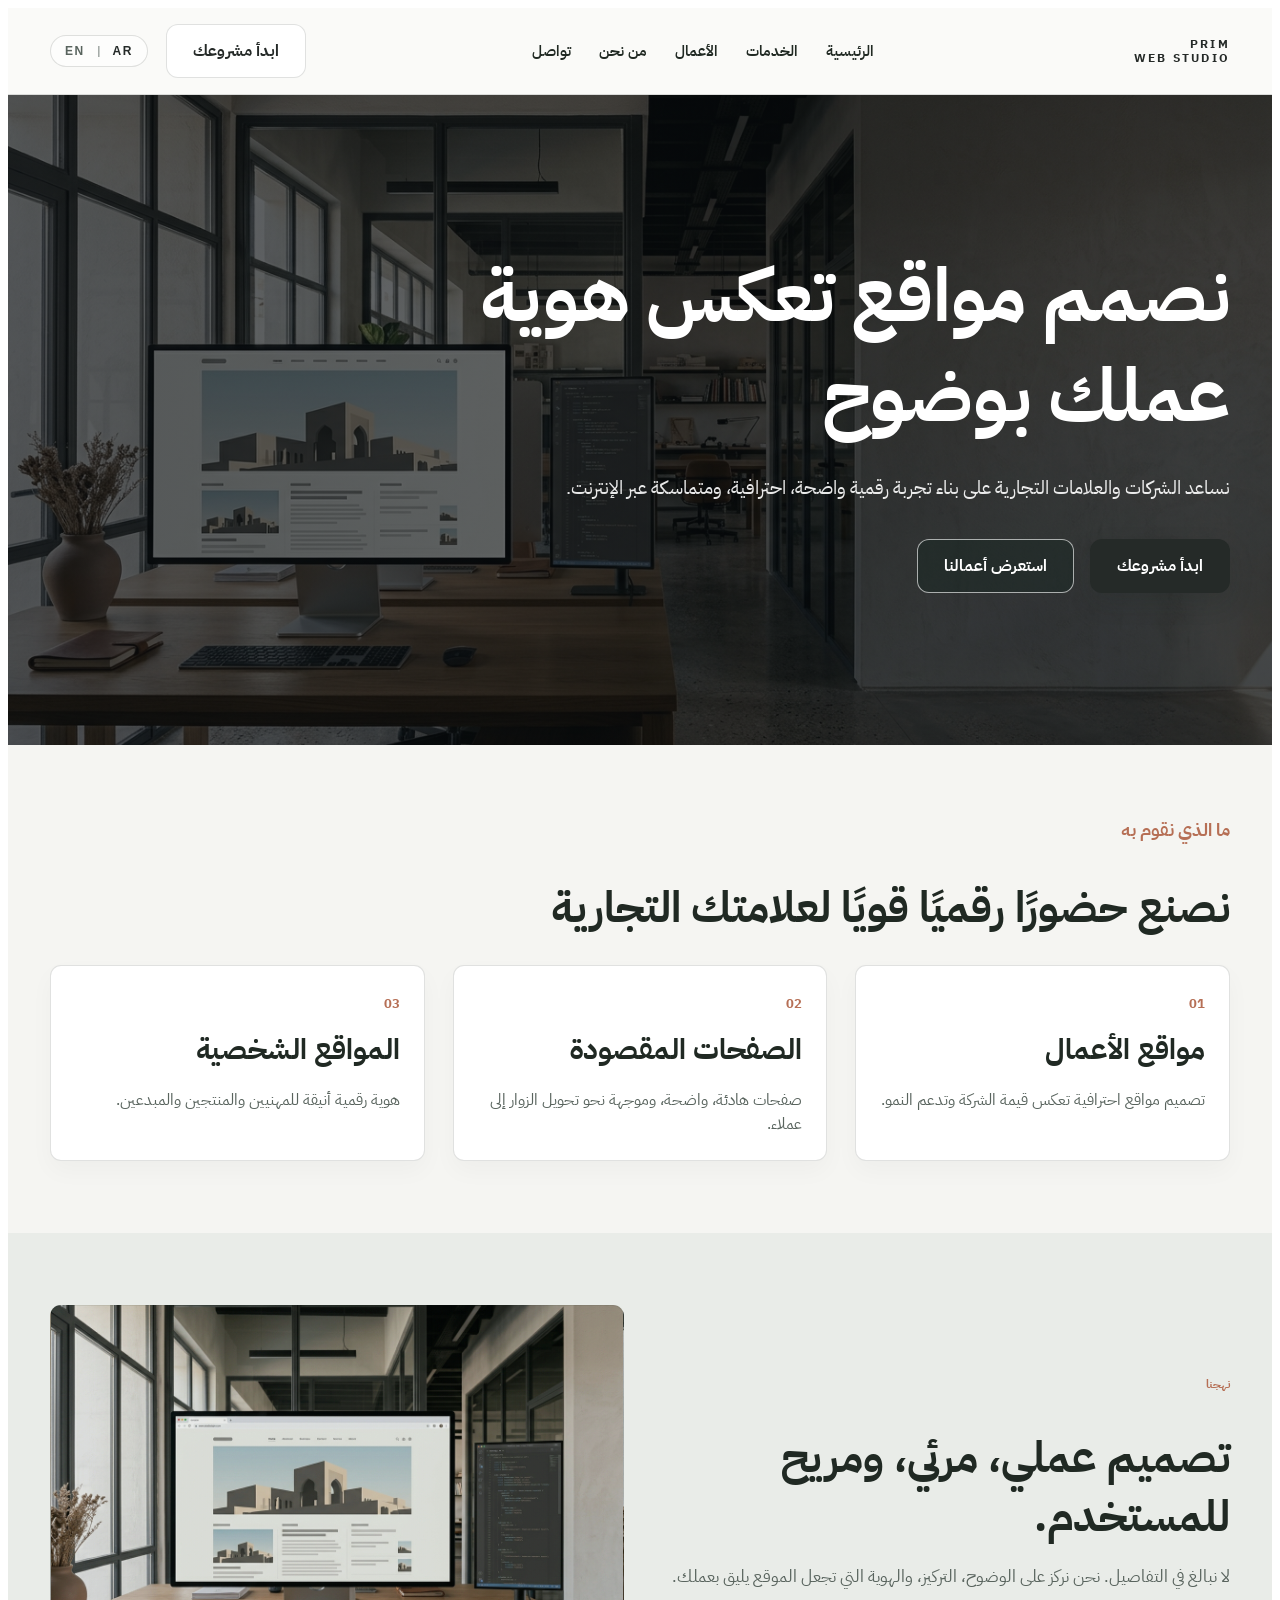
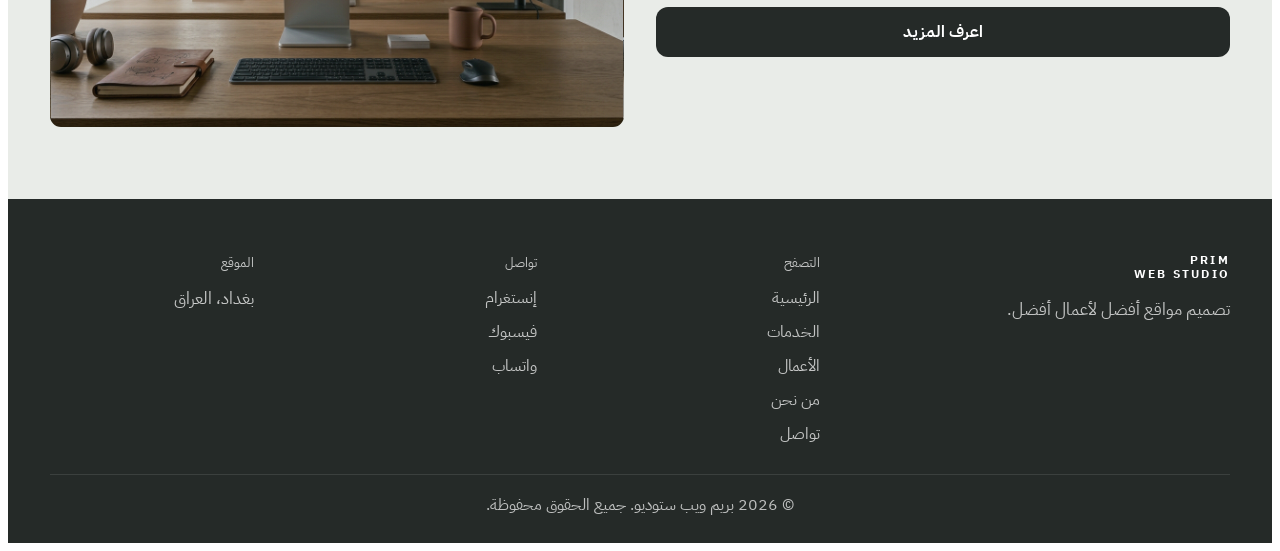
<file: index.html>
<!DOCTYPE html>
<html lang="ar" dir="rtl">
  <head>
    <meta name="google-site-verification" content="uRS99gZFX3hYKDkQsjL3raVeGioiJOZgDnroIML58oI" />
    <meta charset="UTF-8" />
    <meta name="viewport" content="width=device-width, initial-scale=1.0" />
    <meta name="description" content="مواقع أنيقة وحديثة تعطي عملك حضورًا احترافيًا عبر الإنترنت." />
    <title>بريم ويب ستوديو | تصميم وتطوير المواقع</title>
    <link rel="stylesheet" href="css/style.css" />
  </head>
  <body data-page="home">
    <!-- شريط التنقل الرئيسي الذي يضم الشعار، الروابط، زر البدء، ومبدل اللغ -->
    <header class="site-header">
      <div class="container nav-bar">
        <a href="index.html" class="brand" aria-label="Prim Web Studio home page">
          <span class="brand-mark">PRIM</span>
          <span class="brand-mark">WEB STUDIO</span>
        </a>

        <nav class="nav-menu" aria-label="Main navigation">
          <ul class="nav-links">
            <li><a href="index.html" data-page="home" data-i18n="nav.home">الرئيسية</a></li>
            <li><a href="services.html" data-page="services" data-i18n="nav.services">الخدمات</a></li>
            <li><a href="work.html" data-page="work" data-i18n="nav.work">الأعمال</a></li>
            <li><a href="about.html" data-page="about" data-i18n="nav.about">من نحن</a></li>
            <li><a href="contact.html" data-page="contact" data-i18n="nav.contact">تواصل</a></li>
          </ul>
        </nav>

        <div class="nav-actions">
          <a href="contact.html" class="button button--ghost" data-i18n="nav.cta">ابدأ مشروعك</a>
          <div class="language-switcher" aria-label="Language switcher">
            <button class="lang-btn is-active" data-lang="ar" aria-label="Switch language to Arabic" aria-pressed="true">AR</button>
            <span class="lang-divider">|</span>
            <button class="lang-btn" data-lang="en" aria-label="Switch language to English" aria-pressed="false">EN</button>
          </div>
          <button class="nav-toggle" type="button" aria-label="Open menu" aria-expanded="false">
            <span></span>
          </button>
        </div>
      </div>
    </header>

    <!-- القسم الرئيسي في الصفحة بصياغة هادئة ومحترفة مستوحاة من المواقع التقنية المميزة -->
    <main>
      <section class="home-hero reveal">
        <div class="container">
          <div class="hero-inner">
            <div class="hero-copy">
              <h1 data-i18n="homePage.heroHeading">نصمم مواقع تعكس هوية عملك بوضوح.</h1>
              <p data-i18n="homePage.heroText">نساعد الشركات والعلامات التجارية على بناء تجربة رقمية واضحة، احترافية، ومتماسكة عبر الإنترنت.</p>

              <div class="hero-actions">
                <a href="contact.html" class="button button--primary" data-i18n="homePage.primaryAction">ابدأ مشروعك</a>
                <a href="work.html" class="button button--secondary" data-i18n="homePage.secondaryAction">استعرض أعمالنا</a>
              </div>
            </div>
          </div>
        </div>
      </section>

      <section class="home-services section section--tight">
        <div class="container">
          <div class="section-heading reveal">
            <p class="eyebrow" data-i18n="homePage.servicesEyebrow">ما الذي نقوم به</p>
            <h2 data-i18n="homePage.servicesHeading">نصنع حضورًا رقميًا قويًا لعلامتك التجارية.</h2>
          </div>

          <div class="service-list reveal">
            <article class="service-item">
              <span class="service-number">01</span>
              <h3 data-i18n="homePage.businessTitle">مواقع الأعمال</h3>
              <p data-i18n="homePage.businessText">تصميم مواقع احترافية تعكس قيمة الشركة وتدعم النمو.</p>
            </article>

            <article class="service-item">
              <span class="service-number">02</span>
              <h3 data-i18n="homePage.landingTitle">الصفحات المقصودة</h3>
              <p data-i18n="homePage.landingText">صفحات هادئة، واضحة، وموجهة نحو تحويل الزوار إلى عملاء.</p>
            </article>

            <article class="service-item">
              <span class="service-number">03</span>
              <h3 data-i18n="homePage.personalTitle">المواقع الشخصية</h3>
              <p data-i18n="homePage.personalText">هوية رقمية أنيقة للمهنيين والمنتجين والمبدعين.</p>
            </article>
          </div>
        </div>
      </section>

      <section class="home-approach section section--tight">
        <div class="container home-approach-wrap">
          <div class="approach-copy reveal">
            <p class="eyebrow" data-i18n="homePage.approachEyebrow">نهجنا</p>
            <h2 data-i18n="homePage.approachHeading">تصميم عملي، مرئي، ومريح للمستخدم.</h2>
            <p data-i18n="homePage.approachText">لا نبالغ في التفاصيل. نحن نركز على الوضوح، التركيز، والهوية التي تجعل الموقع يليق بعملك.</p>
            <a href="about.html" class="button button--dark" data-i18n="homePage.approachAction">اعرف المزيد</a>
          </div>

          <div class="approach-visual reveal">
            <div class="visual-card visual-card--large"></div>
            <div class="visual-card visual-card--small"></div>
          </div>
        </div>
      </section>
    </main>

    <!-- تذييل الصفحة مع الروابط الاجتماعية والموقع والحقوق -->
    <footer class="site-footer">
      <div class="container">
        <div class="footer-grid">
          <div class="footer-brand-block">
            <a href="index.html" class="footer-brand" aria-label="Prim Web Studio home page">
              <span class="brand-mark">PRIM</span>
              <span class="brand-mark">WEB STUDIO</span>
            </a>
            <p data-i18n="pages.footer.description">تصميم مواقع أفضل لأعمال أفضل.</p>
          </div>

          <div>
            <p class="footer-title" data-i18n="pages.footer.navigation">التصفح</p>
            <ul class="footer-links">
              <li><a href="index.html" data-i18n="pages.footer.home">الرئيسية</a></li>
              <li><a href="services.html" data-i18n="pages.footer.services">الخدمات</a></li>
              <li><a href="work.html" data-i18n="pages.footer.work">الأعمال</a></li>
              <li><a href="about.html" data-i18n="pages.footer.about">من نحن</a></li>
              <li><a href="contact.html" data-i18n="pages.footer.contact">تواصل</a></li>
            </ul>
          </div>

          <div>
            <p class="footer-title" data-i18n="pages.footer.social">تواصل</p>
            <ul class="footer-links">
              <li><a href="https://www.instagram.com/primwebstudio?stkn=MWo0Z2h3ZzM1ZGozZg%3D%3D&amp;utm_source=qr" target="_blank" rel="noreferrer" data-i18n="pages.footer.instagram">إنستغرام</a></li>
              <li><a href="https://www.facebook.com/share/19iEpYd7Ay/?mibextid=wwXIfr" target="_blank" rel="noreferrer" data-i18n="pages.footer.facebook">فيسبوك</a></li>
              <li><a href="https://wa.me/9647765722688" target="_blank" rel="noreferrer" data-i18n="pages.footer.whatsapp">واتساب</a></li>
            </ul>
          </div>

          <div>
            <p class="footer-title" data-i18n="pages.footer.locationTitle">الموقع</p>
            <p data-i18n="pages.footer.location">بغداد، العراق</p>
          </div>
        </div>

        <div class="footer-bottom" data-i18n="pages.footer.copyright">© 2026 بريم ويب ستوديو. جميع الحقوق محفوظة.</div>
      </div>
    </footer>

    <script src="js/script.js"></script>
  </body>
</html>
</file>
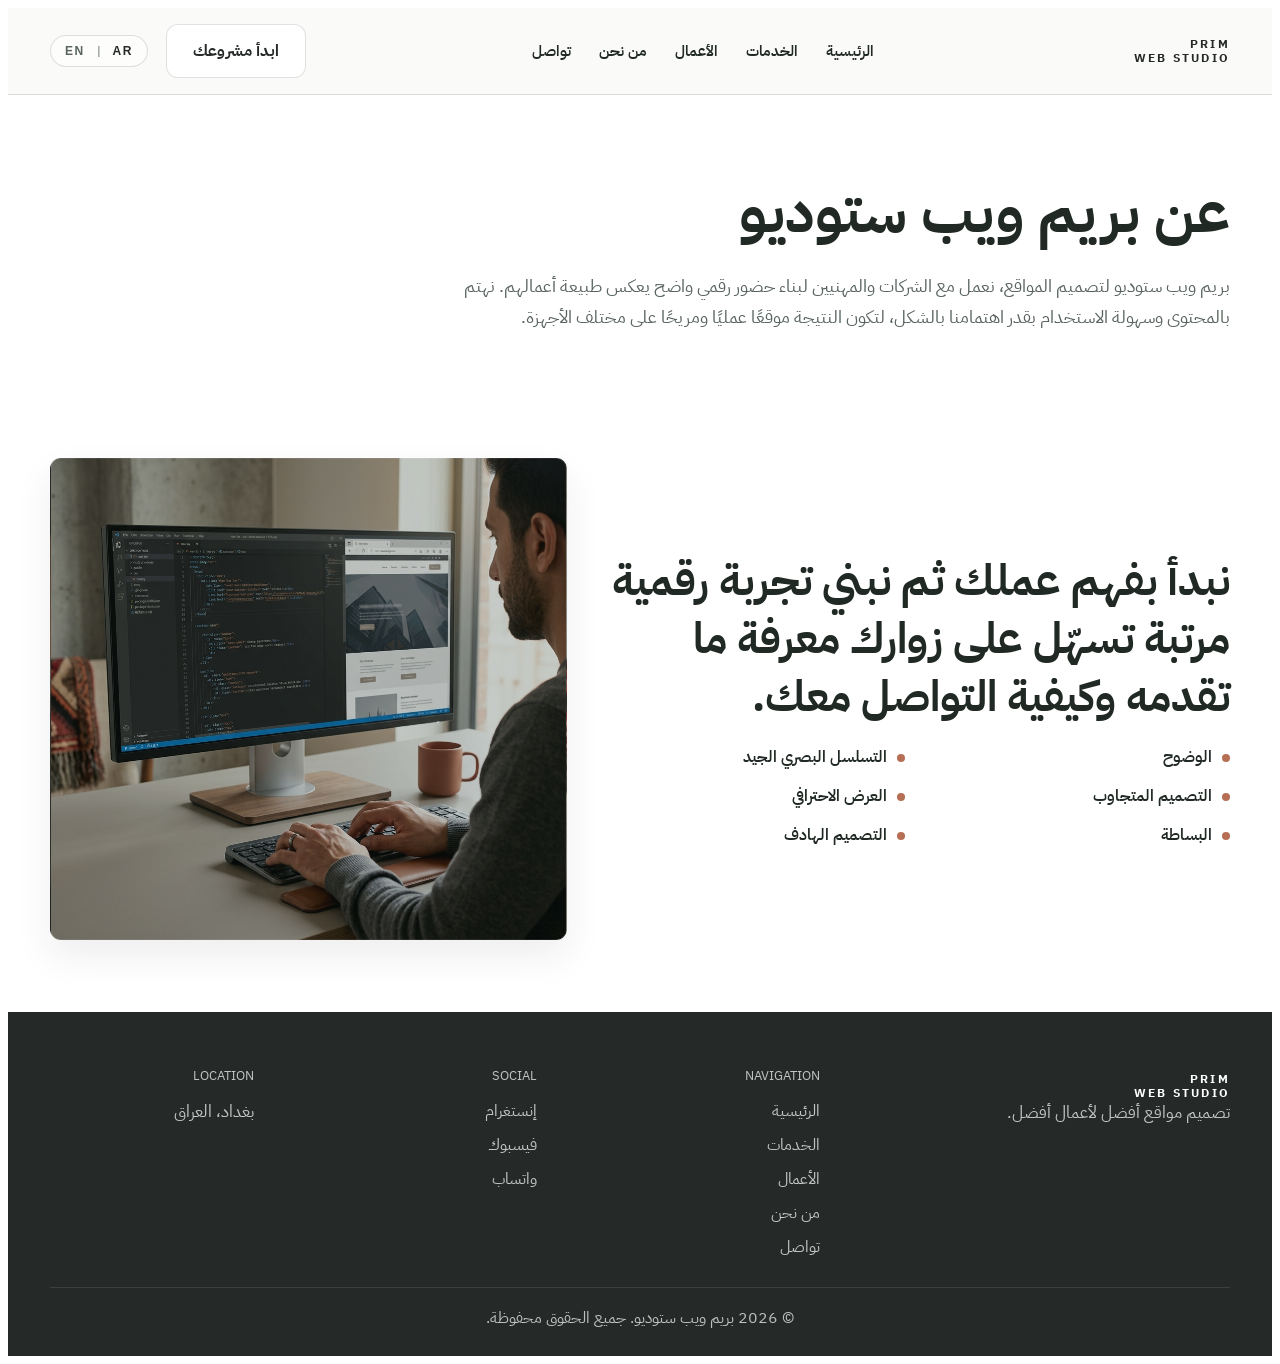
<file: about.html>
<!DOCTYPE html>
<html lang="ar" dir="rtl">
  <head>
    <meta charset="UTF-8" />
    <meta name="viewport" content="width=device-width, initial-scale=1.0" />
    <meta name="description" content="نبذة عن بريم ويب ستوديو وفلسفتها في تصميم المواقع الواضحة والاحترافية." />
    <title>من نحن | بريم ويب ستوديو</title>
    <link rel="stylesheet" href="css/style.css" />
  </head>
  <body data-page="about">
    <!-- شريط التنقل العام يثبت التصميم المتسق عبر جميع الصفحات -->
    <header class="site-header">
      <div class="container nav-bar">
        <a href="index.html" class="brand" aria-label="Prim Web Studio home page">
          <span class="brand-mark">PRIM</span>
          <span class="brand-mark">WEB STUDIO</span>
        </a>

        <nav class="nav-menu" aria-label="Main navigation">
          <ul class="nav-links">
            <li><a href="index.html" data-page="home" data-i18n="nav.home">الرئيسية</a></li>
            <li><a href="services.html" data-page="services" data-i18n="nav.services">الخدمات</a></li>
            <li><a href="work.html" data-page="work" data-i18n="nav.work">الأعمال</a></li>
            <li><a href="about.html" data-page="about" data-i18n="nav.about">من نحن</a></li>
            <li><a href="contact.html" data-page="contact" data-i18n="nav.contact">تواصل</a></li>
          </ul>
        </nav>

        <div class="nav-actions">
          <a href="contact.html" class="button button--ghost" data-i18n="nav.cta">ابدأ مشروعك</a>
          <div class="language-switcher" aria-label="Language switcher">
            <button class="lang-btn is-active" data-lang="ar" aria-label="Switch language to Arabic" aria-pressed="true">AR</button>
            <span class="lang-divider">|</span>
            <button class="lang-btn" data-lang="en" aria-label="Switch language to English" aria-pressed="false">EN</button>
          </div>
          <button class="nav-toggle" type="button" aria-label="Open menu" aria-expanded="false">
            <span></span>
          </button>
        </div>
      </div>
    </header>

    <main>
      <!-- مقدمة مختصرة عن الاستوديو وفلسفته في التصميم الواضح والجامع -->
      <section class="page-hero section">
        <div class="container">
          <div class="section-heading reveal">
            <h1 data-i18n="pages.aboutPage.heading">عن بريم ويب ستوديو</h1>
            <p class="lead" data-i18n="pages.aboutPage.intro">بريم ويب ستوديو استوديو عراقي لتصميم المواقع، نعمل مع الشركات والمهنيين لبناء حضور رقمي واضح يعكس طبيعة أعمالهم. نهتم بالمحتوى وسهولة الاستخدام بقدر اهتمامنا بالشكل، لتكون النتيجة موقعًا عمليًا ومريحًا على مختلف الأجهزة.</p>
          </div>
        </div>
      </section>

      <!-- قسم أسلوب العمل مع قائمة من القيم الأساسية وتصميم استوديو بصري -->
      <section class="section section--tight">
        <div class="container about-layout reveal">
          <div class="about-copy">
            <h2 data-i18n="pages.aboutPage.approachText">نبدأ بفهم عملك، ثم نبني تجربة رقمية مرتبة تسهّل على زوارك معرفة ما تقدمه وكيفية التواصل معك.</h2>
            <ul class="approach-list">
              <li data-i18n="pages.aboutPage.points.0">الوضوح</li>
              <li data-i18n="pages.aboutPage.points.1">التسلسل البصري الجيد</li>
              <li data-i18n="pages.aboutPage.points.2">التصميم المتجاوب</li>
              <li data-i18n="pages.aboutPage.points.3">العرض الاحترافي</li>
              <li data-i18n="pages.aboutPage.points.4">البساطة</li>
              <li data-i18n="pages.aboutPage.points.5">التصميم الهادف</li>
            </ul>
          </div>

          <div class="studio-panel" aria-label="Creative studio design board">
            <div class="studio-content">
              <div class="studio-top">
                <span>Prim Studio</span>
                <span>Creative</span>
              </div>

              <div class="studio-grid">
                <div class="studio-block studio-block--main"></div>
                <div class="studio-block"></div>
                <div class="studio-block"></div>
                <div class="studio-block"></div>
              </div>
            </div>
          </div>
        </div>
      </section>

    </main>

    <footer class="site-footer">
      <div class="container">
        <div class="footer-grid">
          <div>
            <a href="index.html" class="footer-brand" aria-label="Prim Web Studio home page">
              <span class="brand-mark">PRIM</span>
              <span class="brand-mark">WEB STUDIO</span>
            </a>
            <p data-i18n="pages.footer.description">تصميم مواقع أفضل لأعمال أفضل.</p>
          </div>

          <div>
            <p class="footer-title">Navigation</p>
            <ul class="footer-links">
              <li><a href="index.html" data-i18n="pages.footer.home">الرئيسية</a></li>
              <li><a href="services.html" data-i18n="pages.footer.services">الخدمات</a></li>
              <li><a href="work.html" data-i18n="pages.footer.work">الأعمال</a></li>
              <li><a href="about.html" data-i18n="pages.footer.about">من نحن</a></li>
              <li><a href="contact.html" data-i18n="pages.footer.contact">تواصل</a></li>
            </ul>
          </div>

          <div>
            <p class="footer-title">Social</p>
            <ul class="footer-links">
              <li><a href="https://www.instagram.com/primwebstudio?stkn=MWo0Z2h3ZzM1ZGozZg%3D%3D&amp;utm_source=qr" target="_blank" rel="noreferrer" data-i18n="pages.footer.instagram">إنستغرام</a></li>
              <li><a href="https://www.facebook.com/share/19iEpYd7Ay/?mibextid=wwXIfr" target="_blank" rel="noreferrer" data-i18n="pages.footer.facebook">فيسبوك</a></li>
              <li><a href="https://wa.me/9647765722688" target="_blank" rel="noreferrer" data-i18n="pages.footer.whatsapp">واتساب</a></li>
            </ul>
          </div>

          <div>
            <p class="footer-title">Location</p>
            <p data-i18n="pages.footer.location">بغداد، العراق</p>
          </div>
        </div>

        <div class="footer-bottom" data-i18n="pages.footer.copyright">© 2026 بريم ويب ستوديو. جميع الحقوق محفوظة.</div>
      </div>
    </footer>

    <script src="js/script.js"></script>
  </body>
</html>
</file>
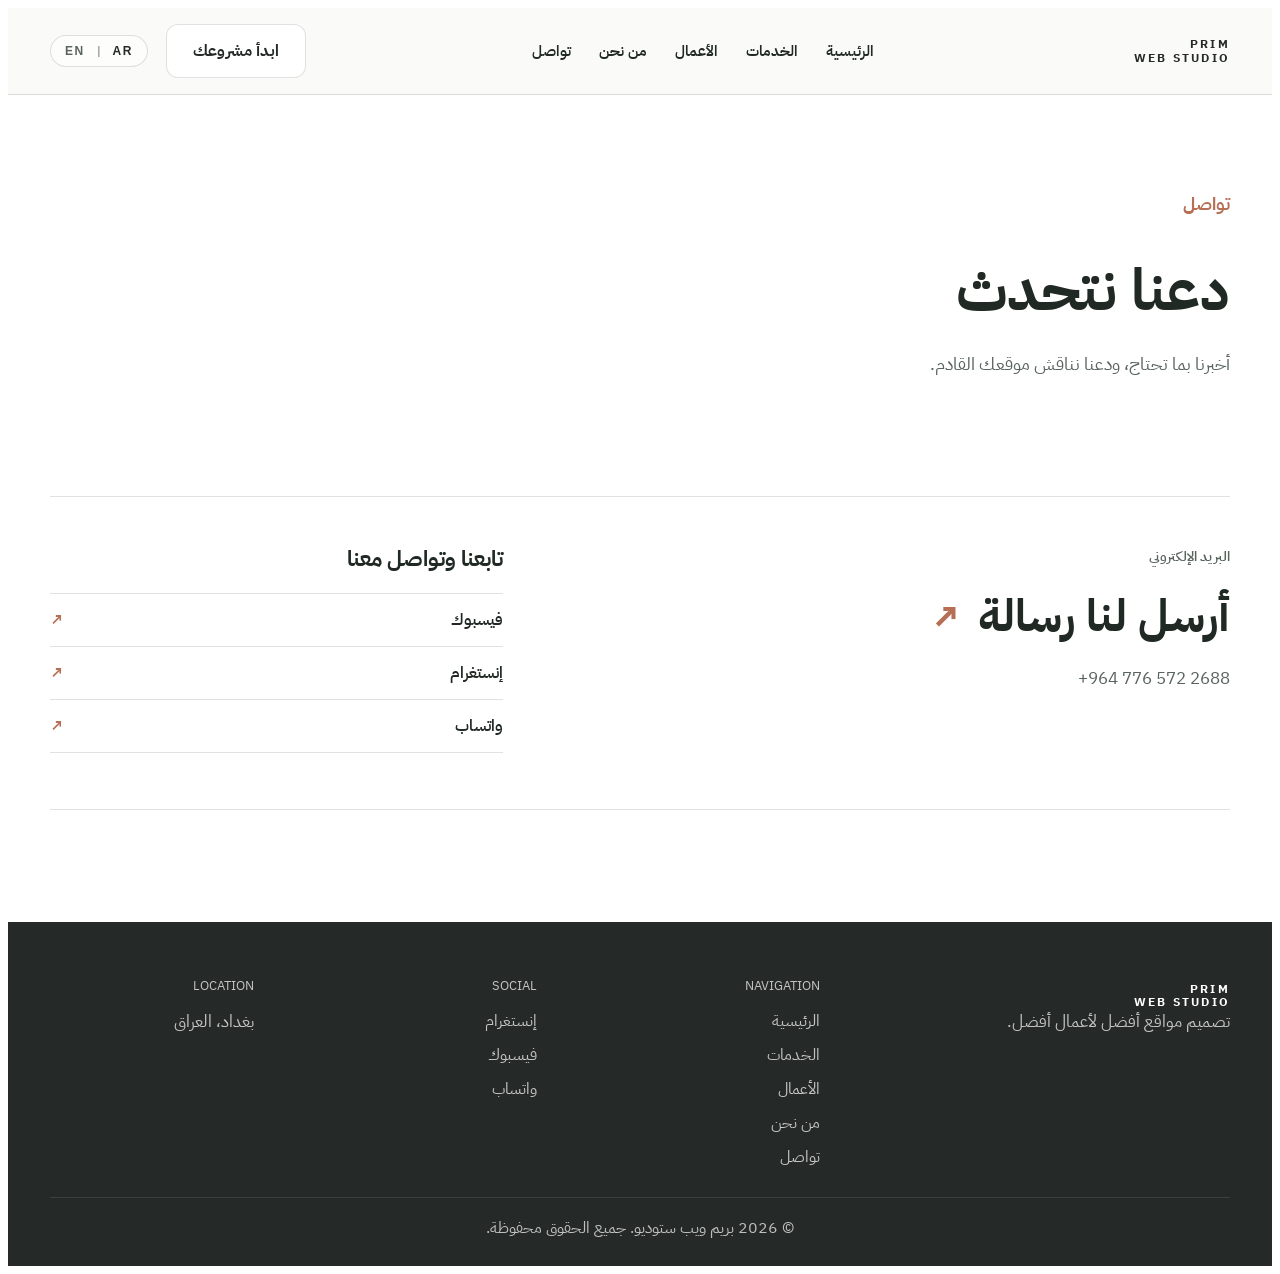
<file: contact.html>
<!DOCTYPE html>
<html lang="ar" dir="rtl">
  <head>
    <meta charset="UTF-8" />
    <meta name="viewport" content="width=device-width, initial-scale=1.0" />
    <meta name="description" content="تواصل مع بريم ويب ستوديو لمناقشة موقعك القادم." />
    <title>تواصل معنا | بريم ويب ستوديو</title>
    <link rel="stylesheet" href="css/style.css" />
  </head>
  <body data-page="contact">
    <!-- شريط التنقل الثابت مع كافة الروابط واللغة القابلة للتبديل -->
    <header class="site-header">
      <div class="container nav-bar">
        <a href="index.html" class="brand" aria-label="Prim Web Studio home page">
          <span class="brand-mark">PRIM</span>
          <span class="brand-mark">WEB STUDIO</span>
        </a>

        <nav class="nav-menu" aria-label="Main navigation">
          <ul class="nav-links">
            <li><a href="index.html" data-page="home" data-i18n="nav.home">الرئيسية</a></li>
            <li><a href="services.html" data-page="services" data-i18n="nav.services">الخدمات</a></li>
            <li><a href="work.html" data-page="work" data-i18n="nav.work">الأعمال</a></li>
            <li><a href="about.html" data-page="about" data-i18n="nav.about">من نحن</a></li>
            <li><a href="contact.html" data-page="contact" data-i18n="nav.contact">تواصل</a></li>
          </ul>
        </nav>

        <div class="nav-actions">
          <a href="contact.html" class="button button--ghost" data-i18n="nav.cta">ابدأ مشروعك</a>
          <div class="language-switcher" aria-label="Language switcher">
            <button class="lang-btn is-active" data-lang="ar" aria-label="Switch language to Arabic" aria-pressed="true">AR</button>
            <span class="lang-divider">|</span>
            <button class="lang-btn" data-lang="en" aria-label="Switch language to English" aria-pressed="false">EN</button>
          </div>
          <button class="nav-toggle" type="button" aria-label="Open menu" aria-expanded="false">
            <span></span>
          </button>
        </div>
      </div>
    </header>

    <main>
      <section class="contact-intro section">
        <div class="container">
          <div class="section-heading reveal">
            <p class="eyebrow" data-i18n="pages.contactPage.eyebrow">تواصل</p>
            <h1 data-i18n="pages.contactPage.heading">دعنا نتحدث</h1>
            <p class="lead" data-i18n="pages.contactPage.intro">أخبرنا بما تحتاج، ودعنا نناقش موقعك القادم.</p>
          </div>
        </div>
      </section>

      <section class="contact-section section--tight">
        <div class="container contact-content reveal">
          <div class="contact-primary">
            <span class="contact-kicker" data-i18n="pages.contactPage.emailTitle">البريد الإلكتروني</span>
            <a class="contact-email-link" href="mailto:mohamedali07707@gmail.com?subject=Prim%20Web%20Studio%20Inquiry">
              <span data-i18n="pages.contactPage.emailAction">أرسل لنا رسالة</span>
              <span aria-hidden="true">↗</span>
            </a>
            <a class="contact-phone" href="tel:+9647765722688">+964 776 572 2688</a>
          </div>

          <div class="contact-social-block">
            <h2 data-i18n="pages.contactPage.socialTitle">تابعنا وتواصل معنا</h2>
            <div class="contact-socials">
              <a href="https://www.facebook.com/share/19iEpYd7Ay/?mibextid=wwXIfr" target="_blank" rel="noreferrer"><span data-i18n="pages.contactPage.facebook">فيسبوك</span><span aria-hidden="true">↗</span></a>
              <a href="https://www.instagram.com/primwebstudio?stkn=MWo0Z2h3ZzM1ZGozZg%3D%3D&amp;utm_source=qr" target="_blank" rel="noreferrer"><span data-i18n="pages.contactPage.instagram">إنستغرام</span><span aria-hidden="true">↗</span></a>
              <a href="https://wa.me/9647765722688" target="_blank" rel="noreferrer"><span data-i18n="pages.contactPage.whatsapp">واتساب</span><span aria-hidden="true">↗</span></a>
            </div>
          </div>
        </div>
      </section>
    </main>

    <footer class="site-footer">
      <div class="container">
        <div class="footer-grid">
          <div>
            <a href="index.html" class="footer-brand" aria-label="Prim Web Studio home page">
              <span class="brand-mark">PRIM</span>
              <span class="brand-mark">WEB STUDIO</span>
            </a>
            <p data-i18n="pages.footer.description">تصميم مواقع أفضل لأعمال أفضل.</p>
          </div>

          <div>
            <p class="footer-title">Navigation</p>
            <ul class="footer-links">
              <li><a href="index.html" data-i18n="pages.footer.home">الرئيسية</a></li>
              <li><a href="services.html" data-i18n="pages.footer.services">الخدمات</a></li>
              <li><a href="work.html" data-i18n="pages.footer.work">الأعمال</a></li>
              <li><a href="about.html" data-i18n="pages.footer.about">من نحن</a></li>
              <li><a href="contact.html" data-i18n="pages.footer.contact">تواصل</a></li>
            </ul>
          </div>

          <div>
            <p class="footer-title">Social</p>
            <ul class="footer-links">
              <li><a href="https://www.instagram.com/primwebstudio?stkn=MWo0Z2h3ZzM1ZGozZg%3D%3D&amp;utm_source=qr" target="_blank" rel="noreferrer" data-i18n="pages.footer.instagram">إنستغرام</a></li>
              <li><a href="https://www.facebook.com/share/19iEpYd7Ay/?mibextid=wwXIfr" target="_blank" rel="noreferrer" data-i18n="pages.footer.facebook">فيسبوك</a></li>
              <li><a href="https://wa.me/9647765722688" target="_blank" rel="noreferrer" data-i18n="pages.footer.whatsapp">واتساب</a></li>
            </ul>
          </div>

          <div>
            <p class="footer-title">Location</p>
            <p data-i18n="pages.footer.location">بغداد، العراق</p>
          </div>
        </div>

        <div class="footer-bottom" data-i18n="pages.footer.copyright">© 2026 بريم ويب ستوديو. جميع الحقوق محفوظة.</div>
      </div>
    </footer>

    <script src="js/script.js"></script>
  </body>
</html>
</file>
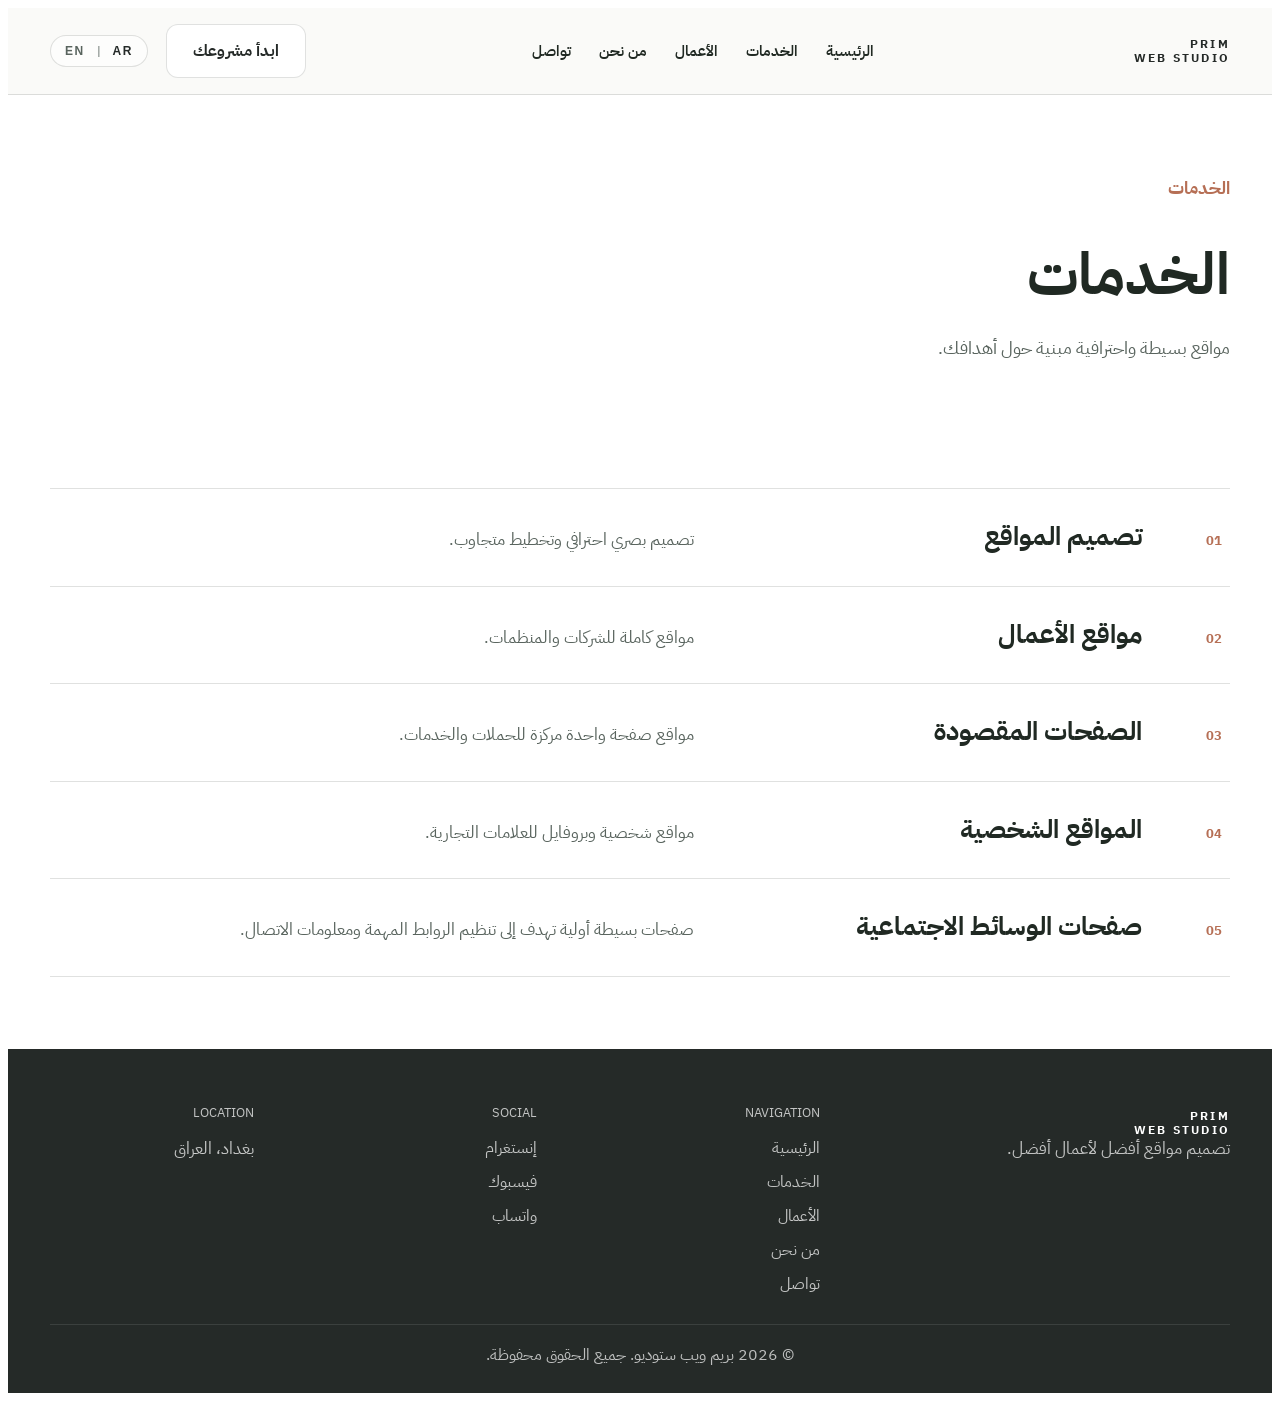
<file: services.html>
<!DOCTYPE html>
<html lang="ar" dir="rtl">
  <head>
    <meta charset="UTF-8" />
    <meta name="viewport" content="width=device-width, initial-scale=1.0" />
    <meta name="description" content="خدمات تصميم المواقع الاحترافية من بريم ويب ستوديو." />
    <title>الخدمات | بريم ويب ستوديو</title>
    <link rel="stylesheet" href="css/style.css" />
  </head>
  <body data-page="services">
    <!-- شريط التنقل العام نفسه في جميع الصفحات مع مبدل لغة وتفاعل الهاتف المحمول -->
    <header class="site-header">
      <div class="container nav-bar">
        <a href="index.html" class="brand" aria-label="Prim Web Studio home page">
          <span class="brand-mark">PRIM</span>
          <span class="brand-mark">WEB STUDIO</span>
        </a>

        <nav class="nav-menu" aria-label="Main navigation">
          <ul class="nav-links">
            <li><a href="index.html" data-page="home" data-i18n="nav.home">الرئيسية</a></li>
            <li><a href="services.html" data-page="services" data-i18n="nav.services">الخدمات</a></li>
            <li><a href="work.html" data-page="work" data-i18n="nav.work">الأعمال</a></li>
            <li><a href="about.html" data-page="about" data-i18n="nav.about">من نحن</a></li>
            <li><a href="contact.html" data-page="contact" data-i18n="nav.contact">تواصل</a></li>
          </ul>
        </nav>

        <div class="nav-actions">
          <a href="contact.html" class="button button--ghost" data-i18n="nav.cta">ابدأ مشروعك</a>
          <div class="language-switcher" aria-label="Language switcher">
            <button class="lang-btn is-active" data-lang="ar" aria-label="Switch language to Arabic" aria-pressed="true">AR</button>
            <span class="lang-divider">|</span>
            <button class="lang-btn" data-lang="en" aria-label="Switch language to English" aria-pressed="false">EN</button>
          </div>
          <button class="nav-toggle" type="button" aria-label="Open menu" aria-expanded="false">
            <span></span>
          </button>
        </div>
      </div>
    </header>

    <main>
      <!-- Hero dedicated to the services page with intro text and clear value proposition -->
      <section class="page-hero section">
        <div class="container">
          <div class="section-heading reveal">
            <p class="eyebrow" data-i18n="pages.services.eyebrow">الخدمات</p>
            <h1 data-i18n="pages.services.heading">الخدمات</h1>
            <p class="lead" data-i18n="pages.services.intro">مواقع بسيطة واحترافية مبنية حول أهدافك.</p>
          </div>
        </div>
      </section>

      <!-- قائمة الخدمات الحالية دون الترويج لخدمات غير موجودة في المشروع -->
      <section class="section section--tight">
        <div class="container">
          <div class="services-grid reveal">
            <article class="info-card">
              <span class="service-number">01</span>
              <h3 data-i18n="pages.services.websiteDesign.title">تصميم المواقع</h3>
              <p data-i18n="pages.services.websiteDesign.text">تصميم بصري احترافي وتخطيط متجاوب.</p>
            </article>

            <article class="info-card">
              <span class="service-number">02</span>
              <h3 data-i18n="pages.services.businessWebsites.title">مواقع الأعمال</h3>
              <p data-i18n="pages.services.businessWebsites.text">مواقع كاملة للشركات والمنظمات.</p>
            </article>

            <article class="info-card">
              <span class="service-number">03</span>
              <h3 data-i18n="pages.services.landingPages.title">الصفحات المقصودة</h3>
              <p data-i18n="pages.services.landingPages.text">مواقع صفحة واحدة مركزة للحملات والخدمات.</p>
            </article>

            <article class="info-card">
              <span class="service-number">04</span>
              <h3 data-i18n="pages.services.personalWebsites.title">المواقع الشخصية</h3>
              <p data-i18n="pages.services.personalWebsites.text">مواقع شخصية وبروفايل للعلامات التجارية.</p>
            </article>

            <article class="info-card">
              <span class="service-number">05</span>
              <h3 data-i18n="pages.services.socialLanding.title">صفحات الوسائط الاجتماعية</h3>
              <p data-i18n="pages.services.socialLanding.text">صفحات بسيطة أولية تهدف إلى تنظيم الروابط المهمة ومعلومات الاتصال.</p>
            </article>
          </div>
        </div>
      </section>

    </main>

    <footer class="site-footer">
      <div class="container">
        <div class="footer-grid">
          <div>
            <a href="index.html" class="footer-brand" aria-label="Prim Web Studio home page">
              <span class="brand-mark">PRIM</span>
              <span class="brand-mark">WEB STUDIO</span>
            </a>
            <p data-i18n="pages.footer.description">تصميم مواقع أفضل لأعمال أفضل.</p>
          </div>

          <div>
            <p class="footer-title">Navigation</p>
            <ul class="footer-links">
              <li><a href="index.html" data-i18n="pages.footer.home">الرئيسية</a></li>
              <li><a href="services.html" data-i18n="pages.footer.services">الخدمات</a></li>
              <li><a href="work.html" data-i18n="pages.footer.work">الأعمال</a></li>
              <li><a href="about.html" data-i18n="pages.footer.about">من نحن</a></li>
              <li><a href="contact.html" data-i18n="pages.footer.contact">تواصل</a></li>
            </ul>
          </div>

          <div>
            <p class="footer-title">Social</p>
            <ul class="footer-links">
              <li><a href="https://www.instagram.com/primwebstudio?stkn=MWo0Z2h3ZzM1ZGozZg%3D%3D&amp;utm_source=qr" target="_blank" rel="noreferrer" data-i18n="pages.footer.instagram">إنستغرام</a></li>
              <li><a href="https://www.facebook.com/share/19iEpYd7Ay/?mibextid=wwXIfr" target="_blank" rel="noreferrer" data-i18n="pages.footer.facebook">فيسبوك</a></li>
              <li><a href="https://wa.me/9647765722688" target="_blank" rel="noreferrer" data-i18n="pages.footer.whatsapp">واتساب</a></li>
            </ul>
          </div>

          <div>
            <p class="footer-title">Location</p>
            <p data-i18n="pages.footer.location">بغداد، العراق</p>
          </div>
        </div>

        <div class="footer-bottom" data-i18n="pages.footer.copyright">© 2026 بريم ويب ستوديو. جميع الحقوق محفوظة.</div>
      </div>
    </footer>

    <script src="js/script.js"></script>
  </body>
</html>
</file>
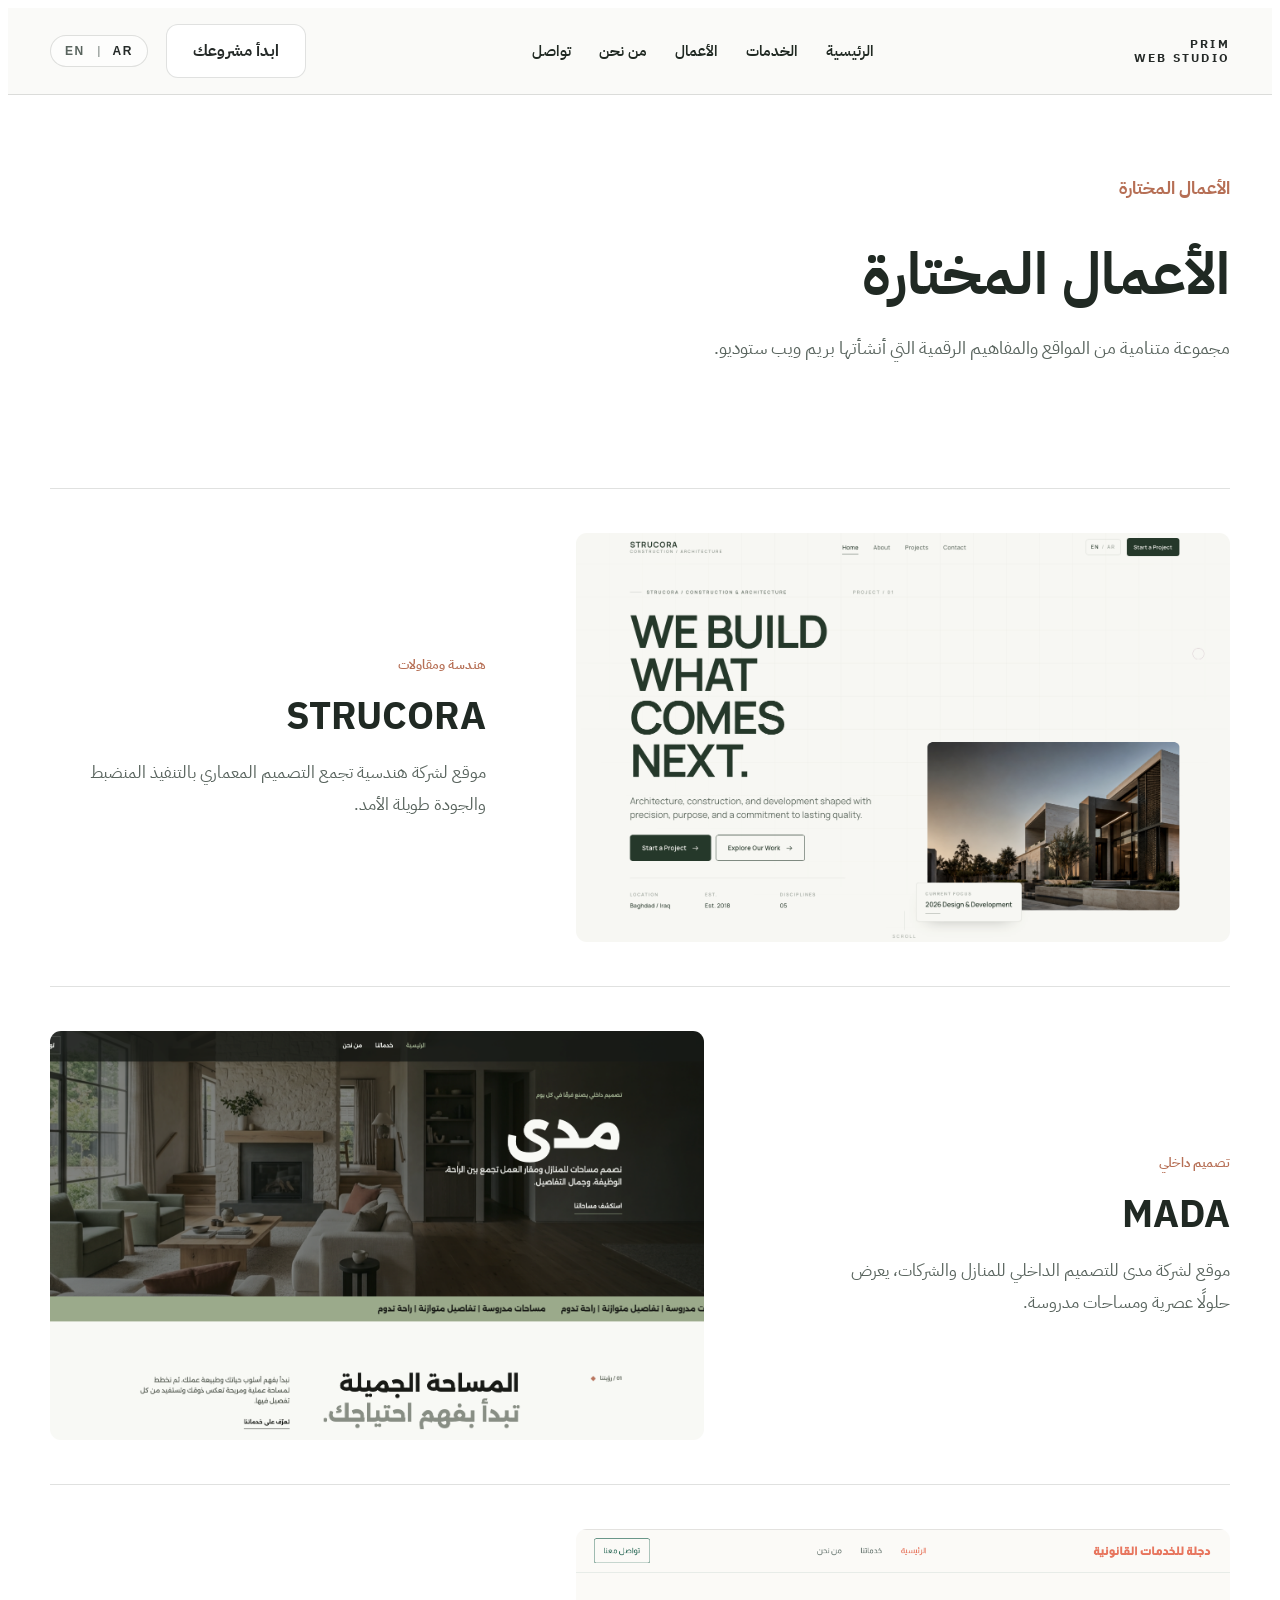
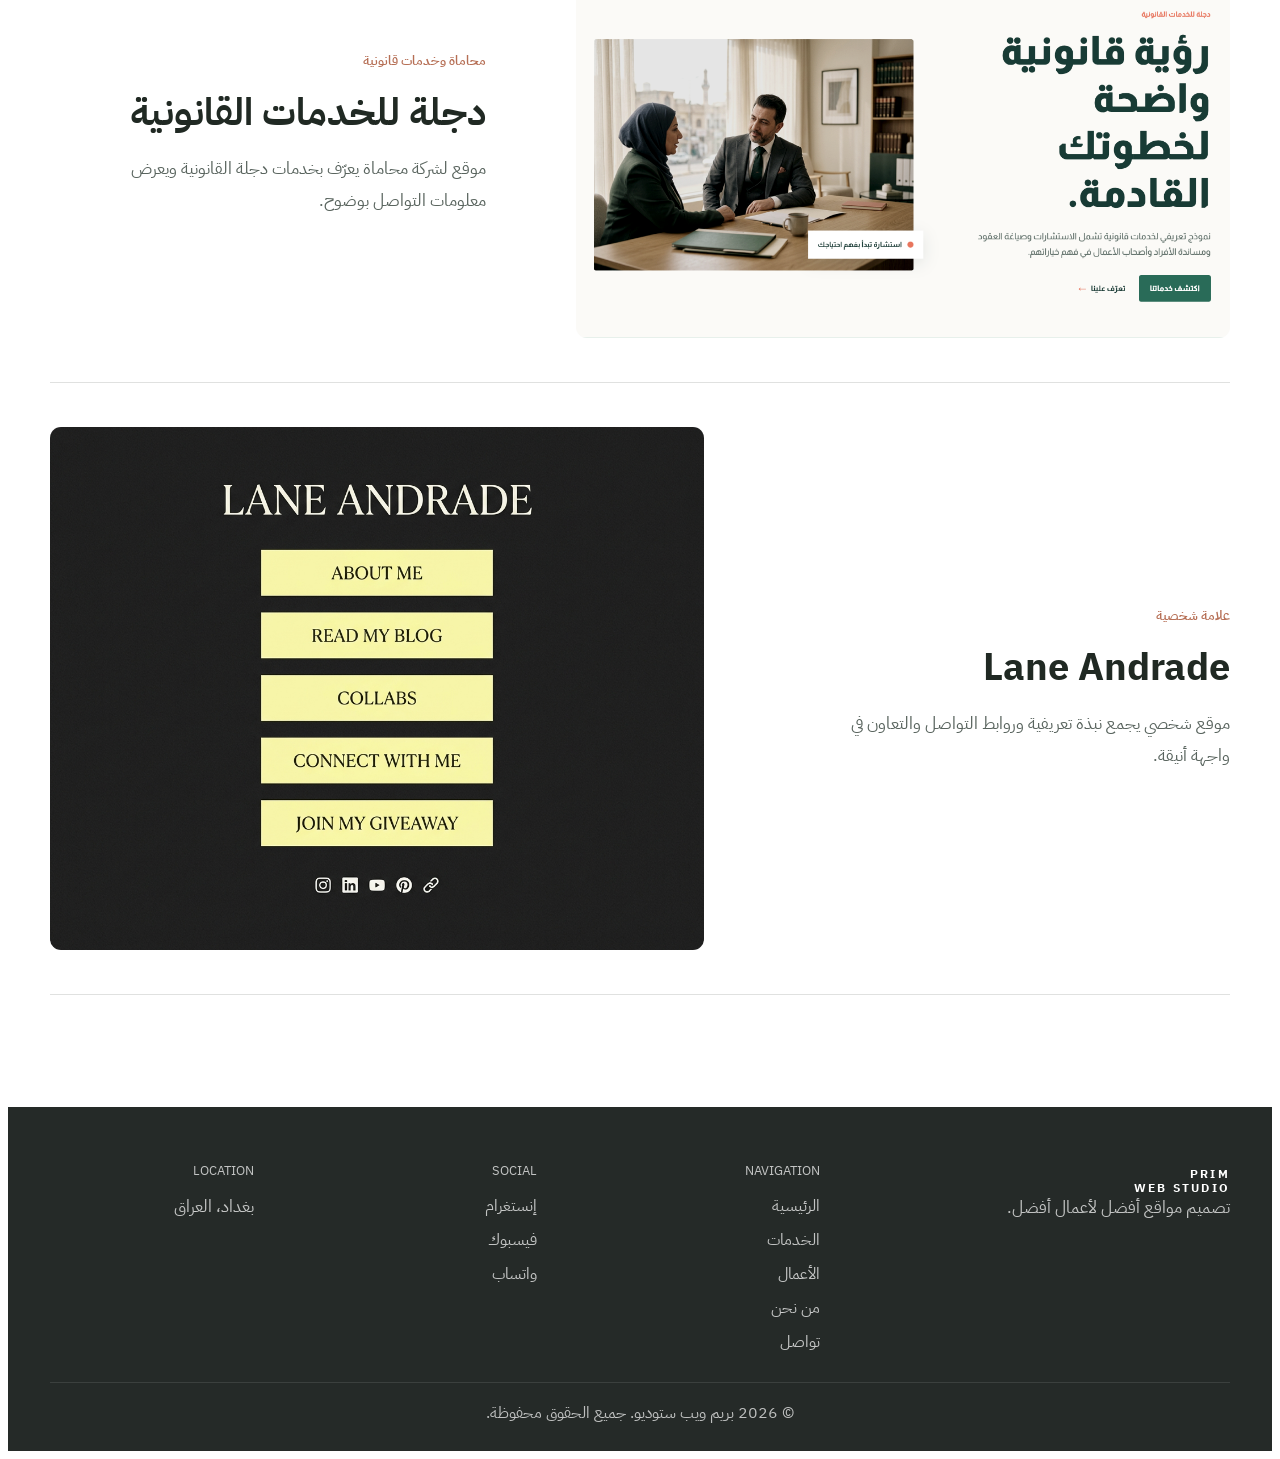
<file: work.html>
<!DOCTYPE html>
<html lang="ar" dir="rtl">
  <head>
    <meta charset="UTF-8" />
    <meta name="viewport" content="width=device-width, initial-scale=1.0" />
    <meta name="description" content="أعمال مختارة من بريم ويب ستوديو لتصاميم المواقع الاحترافية." />
    <title>الأعمال | بريم ويب ستوديو</title>
    <link rel="stylesheet" href="css/style.css" />
  </head>
  <body data-page="work">
    <!-- شريط التنقل الخاص بصفحة الأعمال مع وجود الروابط والمحاور نفسها في كل الصفحات -->
    <header class="site-header">
      <div class="container nav-bar">
        <a href="index.html" class="brand" aria-label="Prim Web Studio home page">
          <span class="brand-mark">PRIM</span>
          <span class="brand-mark">WEB STUDIO</span>
        </a>

        <nav class="nav-menu" aria-label="Main navigation">
          <ul class="nav-links">
            <li><a href="index.html" data-page="home" data-i18n="nav.home">الرئيسية</a></li>
            <li><a href="services.html" data-page="services" data-i18n="nav.services">الخدمات</a></li>
            <li><a href="work.html" data-page="work" data-i18n="nav.work">الأعمال</a></li>
            <li><a href="about.html" data-page="about" data-i18n="nav.about">من نحن</a></li>
            <li><a href="contact.html" data-page="contact" data-i18n="nav.contact">تواصل</a></li>
          </ul>
        </nav>

        <div class="nav-actions">
          <a href="contact.html" class="button button--ghost" data-i18n="nav.cta">ابدأ مشروعك</a>
          <div class="language-switcher" aria-label="Language switcher">
            <button class="lang-btn is-active" data-lang="ar" aria-label="Switch language to Arabic" aria-pressed="true">AR</button>
            <span class="lang-divider">|</span>
            <button class="lang-btn" data-lang="en" aria-label="Switch language to English" aria-pressed="false">EN</button>
          </div>
          <button class="nav-toggle" type="button" aria-label="Open menu" aria-expanded="false">
            <span></span>
          </button>
        </div>
      </div>
    </header>

    <main>
      <!-- قسم العنوان الرئيسي لصفحة الأعمال مع نص توضيحي للمكتبة المختارة -->
      <section class="page-hero section">
        <div class="container">
          <div class="section-heading reveal">
            <p class="eyebrow" data-i18n="pages.workPage.eyebrow">الأعمال المختارة</p>
            <h1 data-i18n="pages.workPage.heading">الأعمال المختارة</h1>
            <p class="lead" data-i18n="pages.workPage.intro">مجموعة متنامية من المواقع والمفاهيم الرقمية التي أنشأتها بريم ويب ستوديو.</p>
          </div>
        </div>
      </section>

      <section class="work-showcase section--tight">
        <div class="container">
          <div class="work-list">
            <article class="project-row reveal">
              <figure class="project-image">
                <img src="./first photo work.png" alt="مساحة عمل عصرية لمشروع نورثلاين" loading="lazy" />
              </figure>
              <div class="project-copy">
                <span class="project-meta" data-i18n="pages.workPage.northline.category">هندسة ومقاولات</span>
                <h2><a href="https://mohamedali07707-collab.github.io/strucora/" target="_blank" rel="noreferrer" data-i18n="pages.workPage.northline.name">STRUCORA</a></h2>
                <p data-i18n="pages.workPage.northline.desc">موقع لشركة هندسية تجمع التصميم المعماري بالتنفيذ المنضبط والجودة طويلة الأمد.</p>
              </div>
            </article>

            <article class="project-row reveal">
              <figure class="project-image">
                <img src="./mada-design.png" alt="معاينة موقع مدى للتصميم الداخلي" loading="lazy" />
              </figure>
              <div class="project-copy">
                <span class="project-meta" data-i18n="pages.workPage.aster.category">تصميم داخلي</span>
                <h2><a href="https://mohamedali07707-collab.github.io/third-interior-mada-company/" target="_blank" rel="noreferrer" data-i18n="pages.workPage.aster.name">MADA</a></h2>
                <p data-i18n="pages.workPage.aster.desc">موقع لشركة مدى للتصميم الداخلي للمنازل والشركات، يعرض حلولًا عصرية ومساحات مدروسة.</p>
              </div>
            </article>

            <article class="project-row reveal">
              <figure class="project-image">
                <img src="./djla-low.png" alt="معاينة موقع دجلة للخدمات القانونية" loading="lazy" />
              </figure>
              <div class="project-copy">
                <span class="project-meta" data-i18n="pages.workPage.luma.category">محاماة وخدمات قانونية</span>
                <h2><a href="https://mohamedali07707-collab.github.io/second-low-company/index.html" target="_blank" rel="noreferrer" data-i18n="pages.workPage.luma.name">دجلة للخدمات القانونية</a></h2>
                <p data-i18n="pages.workPage.luma.desc">موقع لشركة محاماة يعرّف بخدمات دجلة القانونية ويعرض معلومات التواصل بوضوح.</p>
              </div>
            </article>

            <article class="project-row reveal">
              <figure class="project-image project-image--lane">
                <img src="./lana photo.jpg" alt="معاينة موقع Lane Andrade الشخصي" loading="lazy" />
              </figure>
              <div class="project-copy">
                <span class="project-meta" data-i18n="pages.workPage.lane.category">علامة شخصية</span>
                <h2><a href="https://mohamedali07707-collab.github.io/link-tag/" target="_blank" rel="noreferrer" data-i18n="pages.workPage.lane.name">Lane Andrade</a></h2>
                <p data-i18n="pages.workPage.lane.desc">موقع شخصي يجمع نبذة تعريفية وروابط التواصل والتعاون في واجهة أنيقة.</p>
              </div>
            </article>
          </div>
        </div>
      </section>
    </main>

    <footer class="site-footer">
      <div class="container">
        <div class="footer-grid">
          <div>
            <a href="index.html" class="footer-brand" aria-label="Prim Web Studio home page">
              <span class="brand-mark">PRIM</span>
              <span class="brand-mark">WEB STUDIO</span>
            </a>
            <p data-i18n="pages.footer.description">تصميم مواقع أفضل لأعمال أفضل.</p>
          </div>

          <div>
            <p class="footer-title">Navigation</p>
            <ul class="footer-links">
              <li><a href="index.html" data-i18n="pages.footer.home">الرئيسية</a></li>
              <li><a href="services.html" data-i18n="pages.footer.services">الخدمات</a></li>
              <li><a href="work.html" data-i18n="pages.footer.work">الأعمال</a></li>
              <li><a href="about.html" data-i18n="pages.footer.about">من نحن</a></li>
              <li><a href="contact.html" data-i18n="pages.footer.contact">تواصل</a></li>
            </ul>
          </div>

          <div>
            <p class="footer-title">Social</p>
            <ul class="footer-links">
              <li><a href="https://www.instagram.com/primwebstudio?stkn=MWo0Z2h3ZzM1ZGozZg%3D%3D&amp;utm_source=qr" target="_blank" rel="noreferrer" data-i18n="pages.footer.instagram">إنستغرام</a></li>
              <li><a href="https://www.facebook.com/share/19iEpYd7Ay/?mibextid=wwXIfr" target="_blank" rel="noreferrer" data-i18n="pages.footer.facebook">فيسبوك</a></li>
              <li><a href="https://wa.me/9647765722688" target="_blank" rel="noreferrer" data-i18n="pages.footer.whatsapp">واتساب</a></li>
            </ul>
          </div>

          <div>
            <p class="footer-title">Location</p>
            <p data-i18n="pages.footer.location">بغداد، العراق</p>
          </div>
        </div>

        <div class="footer-bottom" data-i18n="pages.footer.copyright">© 2026 بريم ويب ستوديو. جميع الحقوق محفوظة.</div>
      </div>
    </footer>

    <script src="js/script.js"></script>
  </body>
</html>
</file>
<file: css/style.css>
@import url('https://fonts.googleapis.com/css2?family=IBM+Plex+Sans+Arabic:wght@400;500;600;700&family=Manrope:wght@400;500;600;700;800&display=swap');

/* قاعدة الألوان والطباعة المستخدمة في المشروع بأسلوب احترافي ومتوازن */
:root {
  --bg: #F5F5F2;
  --bg-strong: #E9ECE8;
  --green: #252A28;
  --green-soft: #3B4440;
  --gold: #B66F55;
  --white: #FFFFFF;
  --text: #202923;
  --muted: #59645E;
  --line: rgba(37, 42, 40, 0.14);
  --shadow-soft: 0 16px 36px rgba(37, 42, 40, 0.08);
  --radius-s: 8px;
  --radius-m: 11px;
  --radius-l: 14px;
  --container: min(1180px, calc(100vw - 32px));
  --transition: 220ms ease;
}

button {
  cursor: pointer;
}

a,
a:hover,
a:focus,
a:active {
  text-decoration: none;
}

:focus-visible {
  outline: 2px solid var(--gold);
  outline-offset: 3px;
}

/* تنسيق الحاويات العامة لتتبع عرض التصميم عبر جميع الصفحات */
.container {
  width: var(--container);
  margin: 0 auto;
}

.section {
  padding: 96px 0;
}

.section--tight {
  padding-top: 72px;
  padding-bottom: 72px;
}

.eyebrow {
  margin: 0 0 18px;
  color: var(--gold);
  font-size: 0.75rem;
  font-weight: 700;
  letter-spacing: 0.18em;
  text-transform: uppercase;
}

h1, h2, h3, h4 {
  margin: 0;
  color: var(--text);
  font-weight: 700;
  line-height: 1.3;
}

h1 {
  font-size: 3.6rem;
  letter-spacing: 0;
}

h2 {
  font-size: 2.7rem;
  letter-spacing: 0;
}

h3 {
  font-size: 1.7rem;
  letter-spacing: 0;
}

p {
  margin: 0;
  color: var(--muted);
  font-size: 1.06rem;
}

.lead {
  font-size: clamp(1.05rem, 1.7vw, 1.4rem);
  line-height: 1.8;
  color: var(--muted);
}

/* تنسيق رأس الصفحة مع الشعار والروابط ومساحة واسعة للهوية البصرية */
.site-header {
  position: sticky;
  top: 0;
  z-index: 20;
  backdrop-filter: blur(12px);
  background: rgba(250, 250, 248, 0.96);
  border-bottom: 1px solid var(--line);
}

.nav-bar {
  display: flex;
  align-items: center;
  justify-content: space-between;
  min-height: 86px;
  gap: 18px;
}

.brand {
  display: inline-flex;
  flex-direction: column;
  gap: 0;
  min-width: 130px;
}

.brand-mark {
  display: block;
  font-size: 0.78rem;
  letter-spacing: 0.18em;
  font-weight: 800;
  line-height: 1.1;
  color: var(--green);
}

.nav-menu {
  display: flex;
  align-items: center;
  justify-content: center;
}

.nav-links {
  display: flex;
  align-items: center;
  gap: 28px;
  list-style: none;
  margin: 0;
  padding: 0;
}

.nav-links a {
  position: relative;
  color: var(--text);
  font-size: 0.92rem;
  font-weight: 600;
  transition: color var(--transition);
}

.nav-links a::after {
  content: "";
  position: absolute;
  left: 0;
  bottom: -8px;
  width: 100%;
  height: 1px;
  background: var(--gold);
  transform: scaleX(0);
  transform-origin: center;
  transition: transform var(--transition);
}

.nav-links a:hover::after,
.nav-links a:focus-visible::after,
.nav-links a.is-current::after {
  display: none;
}

.nav-actions {
  display: flex;
  align-items: center;
  gap: 18px;
}

.language-switcher {
  display: inline-flex;
  align-items: center;
  gap: 8px;
  padding: 6px 10px;
  border: 1px solid var(--line);
  border-radius: 999px;
  background: rgba(255, 255, 255, 0.45);
}

.lang-btn {
  border: none;
  background: transparent;
  color: var(--muted);
  font-size: 0.75rem;
  font-weight: 700;
  letter-spacing: 0.12em;
  padding: 2px 4px;
  transition: color var(--transition), opacity var(--transition);
}

.lang-btn.is-active {
  color: var(--green);
}

.lang-divider {
  color: var(--muted);
  font-size: 0.72rem;
}

/* تنسيق الأزرار العامة لتظهر متسقة وقابلة لإعادة الاستخدام */
.button {
  display: inline-flex;
  align-items: center;
  justify-content: center;
  min-height: 52px;
  padding: 0 26px;
  border: 1px solid transparent;
  border-radius: 12px;
  font-weight: 700;
  letter-spacing: 0;
  transition: transform var(--transition), background var(--transition), border-color var(--transition), color var(--transition), box-shadow var(--transition);
}

.button:hover,
.button:focus-visible {
  transform: translateY(-1px);
}

.button--primary {
  background: var(--green);
  color: var(--white);
  box-shadow: 0 10px 25px rgba(22, 37, 31, 0.14);
}

.button--secondary {
  background: transparent;
  border-color: var(--line);
  color: var(--green);
}

.button--light {
  background: rgba(255, 255, 255, 0.08);
  border-color: rgba(255, 255, 255, 0.18);
  color: var(--white);
}

.button--ghost {
  background: var(--white);
  border-color: var(--line);
  color: var(--green);
}

.button--dark {
  background: var(--green);
  color: var(--white);
  border-radius: 12px;
  min-height: 48px;
  padding: 0 26px;
}

/* تنسيق قسم البطل في الصفحة الرئيسية بأسلوب احترافي ولون داكن مستوحى من المراجع */
.home-hero {
  position: relative;
  min-height: 650px;
  background:
    linear-gradient(90deg, rgba(9, 13, 16, 0.68), rgba(9, 13, 16, 0.58)),
    url('../Gemini_Generated_Image_adznr3adznr3adzn.jpg') center/cover no-repeat;
  color: var(--white);
}

.hero-inner {
  display: flex;
  align-items: center;
  min-height: 650px;
}

.hero-copy {
  width: min(100%, 900px);
  padding: 36px 0;
}

.hero-tag {
  display: inline-flex;
  align-items: center;
  padding: 8px 14px;
  margin-bottom: 18px;
  border-radius: 999px;
  background: rgba(255, 255, 255, 0.08);
  border: 1px solid rgba(255, 255, 255, 0.1);
  color: rgba(255, 255, 255, 0.9);
  font-size: 0.76rem;
  letter-spacing: 0.12em;
  text-transform: uppercase;
}

.hero-copy h1 {
  color: var(--white);
  max-width: 900px;
  font-size: 4.6rem;
  line-height: 1.28;
  letter-spacing: 0;
}

.hero-copy p {
  max-width: 740px;
  margin-top: 24px;
  font-size: 1.2rem;
  line-height: 1.9;
  color: rgba(255, 255, 255, 0.9);
}

.hero-actions {
  display: flex;
  flex-wrap: wrap;
  gap: 16px;
  margin-top: 32px;
}

.hero-actions .button--secondary {
  border-color: rgba(255, 255, 255, 0.62);
  background: rgba(20, 37, 31, 0.42);
  color: var(--white);
}

.home-services {
  background: var(--bg);
}

.section-heading {
  margin-bottom: 28px;
  display: flex;
  flex-direction: column;
  gap: 18px;
}

.section-heading h2 {
  max-width: 620px;
}

.section-heading p {
  max-width: 760px;
  font-size: 1.1rem;
}

.featured-list {
  display: grid;
  grid-template-columns: repeat(3, minmax(0, 1fr));
  gap: 28px;
}

.feature-card {
  background: var(--white);
  border: 1px solid var(--line);
  border-radius: 24px;
  overflow: hidden;
  box-shadow: 0 10px 24px rgba(22, 37, 31, 0.04);
}

.feature-visual {
  position: relative;
  min-height: 290px;
  padding: 18px;
  border-bottom: 1px solid var(--line);
  overflow: hidden;
}

.feature-visual--aster {
  background: linear-gradient(135deg, rgba(22, 37, 31, 0.96), rgba(34, 57, 49, 0.92));
}

.feature-visual--northline {
  background: linear-gradient(135deg, rgba(250, 246, 240, 1), rgba(234, 230, 219, 1));
}

.feature-visual--verde {
  background: linear-gradient(135deg, rgba(255, 255, 255, 1), rgba(233, 239, 232, 1));
}

.project-window {
  position: absolute;
  inset: 20px 20px 20px 20px;
  border-radius: 18px;
  border: 1px solid rgba(255, 255, 255, 0.18);
  background: rgba(255, 255, 255, 0.06);
  overflow: hidden;
}

.feature-visual--northline .project-window,
.feature-visual--verde .project-window {
  border-color: rgba(22, 37, 31, 0.08);
  background: rgba(255, 255, 255, 0.9);
}

.project-window::before {
  content: "";
  display: block;
  height: 36px;
  background: rgba(255, 255, 255, 0.08);
  border-bottom: 1px solid rgba(255, 255, 255, 0.08);
}

.feature-visual--northline .project-window::before,
.feature-visual--verde .project-window::before {
  background: rgba(22, 37, 31, 0.03);
  border-bottom: 1px solid rgba(22, 37, 31, 0.08);
}

.project-window::after {
  content: "";
  position: absolute;
  left: 18px;
  right: 18px;
  top: 64px;
  bottom: 18px;
  border-radius: 14px;
  background: linear-gradient(180deg, rgba(200, 169, 107, 0.14), rgba(255, 255, 255, 0.04));
}

.feature-visual--northline .project-window::after {
  background: linear-gradient(180deg, rgba(22, 37, 31, 0.08), rgba(255, 255, 255, 0.28));
}

.feature-visual--verde .project-window::after {
  background: linear-gradient(180deg, rgba(22, 37, 31, 0.05), rgba(200, 169, 107, 0.14));
}

.feature-copy {
  display: flex;
  flex-direction: column;
  gap: 14px;
  padding: 22px 20px 24px;
}

.project-header {
  display: flex;
  justify-content: space-between;
  align-items: center;
  gap: 14px;
}

.project-meta {
  font-size: 0.78rem;
  letter-spacing: 0.12em;
  text-transform: uppercase;
  color: var(--muted);
}

.text-link {
  display: inline-flex;
  align-items: center;
  gap: 9px;
  color: var(--green);
  font-weight: 700;
}

.text-link::after {
  content: "→";
  transition: transform var(--transition);
}

.text-link:hover::after,
.text-link:focus-visible::after {
  transform: translateX(3px);
}

.services-overview {
  background: rgba(255, 255, 255, 0.38);
  border-top: 1px solid var(--line);
  border-bottom: 1px solid var(--line);
}

.service-list {
  display: grid;
  grid-template-columns: repeat(3, minmax(0, 1fr));
  gap: 28px;
}

.service-item {
  position: relative;
  display: flex;
  flex-direction: column;
  gap: 18px;
  padding: 28px 24px 24px;
  border: 1px solid var(--line);
  border-radius: var(--radius-m);
  background: var(--white);
  box-shadow: 0 10px 24px rgba(22, 37, 31, 0.03);
}

.service-number {
  color: var(--gold);
  font-size: 0.8rem;
  font-weight: 800;
  letter-spacing: 0.16em;
}

.service-content {
  display: flex;
  flex-direction: column;
  gap: 12px;
}

.service-content h3 {
  font-size: 1.8rem;
}

.service-item h3 {
  font-size: 1.8rem;
}

.service-item p {
  font-size: 1rem;
}

.home-approach {
  background: var(--bg-strong);
}

.home-approach-wrap {
  display: grid;
  grid-template-columns: 1fr 1fr;
  gap: 32px;
  align-items: center;
}

.approach-copy {
  display: flex;
  flex-direction: column;
  gap: 18px;
}

.approach-copy h2 {
  max-width: 520px;
}

.approach-copy p {
  max-width: 560px;
}

.approach-visual {
  position: relative;
  min-height: 420px;
  display: grid;
  place-items: center;
  background: linear-gradient(rgba(20, 37, 31, 0.1), rgba(20, 37, 31, 0.1)), url('../the second photo for index.html.jpg') center/cover;
  border: 1px solid rgba(22, 37, 31, 0.08);
  border-radius: 16px;
  overflow: hidden;
}

.visual-card {
  position: absolute;
  border-radius: 16px;
  border: 1px solid rgba(22, 37, 31, 0.08);
  background: linear-gradient(135deg, rgba(22, 37, 31, 0.96), rgba(37, 55, 49, 0.82));
}

.approach-visual .visual-card {
  display: none;
}

.visual-card--large {
  width: 65%;
  height: 63%;
  right: 16%;
  top: 18%;
  box-shadow: 0 18px 34px rgba(22, 37, 31, 0.12);
}

.visual-card--small {
  width: 30%;
  height: 28%;
  left: 12%;
  bottom: 10%;
  background: linear-gradient(135deg, rgba(255, 255, 255, 0.78), rgba(230, 224, 214, 0.95));
}

.steps-grid {
  display: grid;
  grid-template-columns: repeat(3, minmax(0, 1fr));
  gap: 28px;
}

.step-card {
  padding: 28px 0 0;
  border-top: 1px solid var(--line);
}

.step-card .service-number {
  font-size: 0.76rem;
  margin-bottom: 14px;
}

.step-card h3 {
  margin-bottom: 12px;
  font-size: 1.5rem;
}

.about-preview {
  background: var(--green);
  color: var(--white);
}

.about-preview .section-heading h2,
.about-preview .section-heading p,
.about-preview .button {
  color: var(--white);
}

.about-preview .section-heading p {
  color: rgba(255, 255, 255, 0.7);
}

.about-preview .button--light {
  margin-top: 8px;
}

.cta-band {
  background: var(--green);
  color: var(--white);
  padding: 32px 0;
}

.cta-inner {
  display: flex;
  align-items: center;
  justify-content: space-between;
  gap: 26px;
  background: rgba(255, 255, 255, 0.02);
  border: 1px solid rgba(255, 255, 255, 0.08);
  border-radius: 24px;
  padding: 28px 32px;
}

.cta-inner h2 {
  color: var(--white);
  max-width: 480px;
}

.cta-inner p {
  max-width: 560px;
  color: rgba(255, 255, 255, 0.72);
}

/* تنسيق العناوين الداخلية للصفحات المخصصة مثل الخدمات والأعمال ومن نحن */
.page-hero {
  padding: 80px 0 52px;
}

.page-hero .section-heading {
  margin-bottom: 0;
}

.page-hero h1 {
  max-width: 780px;
}

.page-hero .lead {
  max-width: 700px;
}

.services-grid {
  display: grid;
  grid-template-columns: repeat(3, minmax(0, 1fr));
  gap: 28px;
}

.info-card {
  display: flex;
  flex-direction: column;
  gap: 16px;
  padding: 30px;
  background: var(--white);
  border: 1px solid var(--line);
  border-radius: 22px;
  box-shadow: 0 10px 28px rgba(22, 37, 31, 0.04);
}

.info-card h3 {
  font-size: 1.8rem;
}

.services-grid {
  display: grid;
  grid-template-columns: 1fr;
  gap: 0;
  border-top: 1px solid var(--line);
}

.services-grid .info-card {
  display: grid;
  grid-template-columns: 56px minmax(220px, 0.8fr) minmax(0, 1.2fr);
  align-items: baseline;
  gap: 24px;
  padding: 30px 8px;
  border: 0;
  border-bottom: 1px solid var(--line);
  border-radius: 0;
  background: transparent;
  box-shadow: none;
}

.services-grid .info-card h3 {
  font-size: 1.65rem;
}

.services-grid .info-card p {
  max-width: 540px;
  line-height: 1.8;
}

.portfolio-grid {
  display: grid;
  grid-template-columns: repeat(2, minmax(0, 1fr));
  gap: 28px;
}

.portfolio-item {
  display: flex;
  flex-direction: column;
  gap: 0;
  background: var(--white);
  border: 1px solid var(--line);
  border-radius: 26px;
  overflow: hidden;
  box-shadow: 0 10px 28px rgba(22, 37, 31, 0.04);
}

.portfolio-visual {
  position: relative;
  min-height: 300px;
  border-bottom: 1px solid var(--line);
  background: linear-gradient(135deg, rgba(228, 233, 231, 1), rgba(255, 255, 255, 1));
}

.portfolio-visual--wide {
  min-height: 360px;
}

.portfolio-visual--dark {
  background: linear-gradient(135deg, rgba(22, 37, 31, 0.96), rgba(39, 57, 52, 0.96));
}

.portfolio-frame {
  position: absolute;
  inset: 18px;
  border-radius: 18px;
  overflow: hidden;
  border: 1px solid rgba(22, 37, 31, 0.08);
  background: rgba(255, 255, 255, 0.7);
}

.portfolio-frame::before {
  content: "";
  display: block;
  height: 38px;
  background: rgba(22, 37, 31, 0.04);
  border-bottom: 1px solid rgba(22, 37, 31, 0.08);
}

.portfolio-frame::after {
  content: "";
  position: absolute;
  inset: 52px 18px 18px;
  border-radius: 12px;
  background: linear-gradient(180deg, rgba(200, 169, 107, 0.18), rgba(22, 37, 31, 0.04));
}

.portfolio-visual--dark .portfolio-frame {
  background: rgba(255, 255, 255, 0.04);
  border-color: rgba(255, 255, 255, 0.12);
}

.portfolio-visual--dark .portfolio-frame::before {
  background: rgba(255, 255, 255, 0.06);
  border-bottom-color: rgba(255, 255, 255, 0.08);
}

.portfolio-visual--dark .portfolio-frame::after {
  background: linear-gradient(180deg, rgba(255, 255, 255, 0.14), rgba(200, 169, 107, 0.08));
}

.portfolio-body {
  display: flex;
  flex-direction: column;
  gap: 12px;
  padding: 22px 22px 24px;
}

.portfolio-body h3 {
  font-size: 2rem;
}

.about-layout {
  display: grid;
  grid-template-columns: 1.1fr 0.9fr;
  gap: 32px;
  align-items: center;
}

.about-copy {
  display: flex;
  flex-direction: column;
  gap: 18px;
}

.approach-list {
  list-style: none;
  margin: 0;
  padding: 0;
  display: grid;
  grid-template-columns: repeat(2, minmax(0, 1fr));
  gap: 15px 18px;
}

.approach-list li {
  position: relative;
  padding-left: 18px;
  color: var(--text);
  font-weight: 600;
}

.approach-list li::before {
  content: "";
  position: absolute;
  left: 0;
  top: 0.6em;
  width: 8px;
  height: 8px;
  border-radius: 50%;
  background: var(--gold);
}

.studio-panel {
  position: relative;
  min-height: 480px;
  background: linear-gradient(135deg, rgba(22, 37, 31, 0.96), rgba(31, 49, 38, 0.9));
  border-radius: 26px;
  border: 1px solid rgba(255, 255, 255, 0.08);
  overflow: hidden;
  box-shadow: var(--shadow-soft);
}

.studio-panel::before,
.studio-panel::after {
  content: "";
  position: absolute;
  border-radius: 50%;
}

.studio-panel::before {
  width: 320px;
  height: 320px;
  background: rgba(200, 169, 107, 0.12);
  top: -90px;
  right: -50px;
}

.studio-panel::after {
  width: 220px;
  height: 220px;
  background: rgba(255, 255, 255, 0.06);
  bottom: -60px;
  left: -40px;
}

.studio-content {
  position: absolute;
  inset: 26px;
  display: flex;
  flex-direction: column;
  justify-content: space-between;
  padding: 24px;
  border: 1px solid rgba(255, 255, 255, 0.1);
  border-radius: 18px;
  background: rgba(255, 255, 255, 0.02);
}

.studio-top {
  display: flex;
  justify-content: space-between;
  align-items: center;
  color: rgba(255, 255, 255, 0.82);
  font-size: 0.76rem;
  letter-spacing: 0.12em;
  text-transform: uppercase;
}

.studio-grid {
  display: grid;
  grid-template-columns: 1fr 1fr;
  gap: 14px;
  margin-top: 28px;
}

.studio-block {
  min-height: 110px;
  border-radius: 14px;
  background: rgba(255, 255, 255, 0.06);
  border: 1px solid rgba(255, 255, 255, 0.08);
}

.studio-block--main {
  min-height: 170px;
  background: linear-gradient(135deg, rgba(255, 255, 255, 0.06), rgba(200, 169, 107, 0.12));
}

.contact-layout {
  display: grid;
  grid-template-columns: 0.88fr 1.12fr;
  gap: 30px;
  align-items: stretch;
}

.contact-card,
.contact-details {
  padding: 30px;
  background: var(--white);
  border: 1px solid var(--line);
  border-radius: 24px;
  box-shadow: 0 10px 28px rgba(22, 37, 31, 0.04);
}

.contact-card {
  display: flex;
  flex-direction: column;
  justify-content: center;
  gap: 14px;
  background: linear-gradient(135deg, rgba(22, 37, 31, 0.96), rgba(32, 45, 39, 0.94));
  color: var(--white);
}

.contact-card h2,
.contact-card p,
.contact-card .eyebrow {
  color: var(--white);
}

.contact-card p {
  color: rgba(255, 255, 255, 0.72);
}

.contact-list {
  display: flex;
  flex-direction: column;
  gap: 18px;
}

.contact-link {
  display: flex;
  align-items: flex-start;
  gap: 18px;
  padding: 16px 0;
  border-top: 1px solid var(--line);
  color: var(--text);
}

.contact-label {
  min-width: 92px;
  color: var(--muted);
  font-weight: 700;
  letter-spacing: 0.06em;
  text-transform: uppercase;
  font-size: 0.72rem;
}

.contact-info {
  display: flex;
  flex-direction: column;
  gap: 6px;
  color: var(--text);
}

.contact-info strong {
  font-size: 1.2rem;
  letter-spacing: -0.04em;
  color: var(--text);
}

/* تنسيق التذييل مع قوائم الروابط والموقع الاجتماعي والحقوق */
.site-footer {
  background: var(--green);
  color: rgba(255, 255, 255, 0.8);
  padding: 54px 0 26px;
}

.footer-grid {
  display: grid;
  grid-template-columns: 1.5fr 1fr 1fr 0.8fr;
  gap: 28px;
  align-items: start;
}

.footer-brand-block {
  display: flex;
  flex-direction: column;
  gap: 16px;
}

.footer-brand {
  display: inline-flex;
  flex-direction: column;
  gap: 0;
}

.footer-brand .brand-mark {
  color: var(--white);
}

.site-footer p,
.site-footer a,
.site-footer li {
  color: rgba(255, 255, 255, 0.72);
}

.footer-links {
  list-style: none;
  margin: 0;
  padding: 0;
  display: flex;
  flex-direction: column;
  gap: 10px;
}

.footer-title {
  margin-bottom: 14px;
  color: var(--white);
  font-size: 0.82rem;
  letter-spacing: 0.14em;
  text-transform: uppercase;
}

.footer-bottom {
  margin-top: 28px;
  padding-top: 18px;
  border-top: 1px solid rgba(255, 255, 255, 0.1);
  text-align: center;
  color: rgba(255, 255, 255, 0.7);
}

.reveal {
  opacity: 0;
  transform: translateY(26px);
  transition: opacity 700ms ease, transform 700ms ease;
}

.reveal.is-visible {
  opacity: 1;
  transform: translateY(0);
}

/* تنسيق الاستجابة للموبايل وسطح المكتب بمرونة دون تجاوز العرض */
@media (max-width: 980px) {
  .hero-grid,
  .about-layout,
  .contact-layout,
  .footer-grid {
    grid-template-columns: 1fr;
  }

  .featured-list,
  .service-list,
  .steps-grid,
  .services-grid,
  .portfolio-grid {
    grid-template-columns: 1fr;
  }

  .nav-menu {
    position: absolute;
    left: 16px;
    right: 16px;
    top: 86px;
    padding: 18px 20px;
    border: 1px solid var(--line);
    border-radius: var(--radius-s);
    background: rgba(250, 250, 248, 0.99);
    box-shadow: var(--shadow-soft);
    opacity: 0;
    visibility: hidden;
    transform: translateY(-10px);
    transition: opacity var(--transition), visibility var(--transition), transform var(--transition);
  }

  .nav-menu.is-open {
    opacity: 1;
    visibility: visible;
    transform: translateY(0);
  }

  .nav-links {
    flex-direction: column;
    align-items: flex-start;
    gap: 18px;
  }

  .nav-toggle {
    display: inline-flex;
    align-items: center;
    justify-content: center;
    width: 46px;
    height: 46px;
    border: 1px solid var(--line);
    border-radius: 50%;
    background: var(--white);
  }

  .nav-toggle span,
  .nav-toggle::before,
  .nav-toggle::after {
    content: "";
    display: block;
    width: 16px;
    height: 2px;
    background: var(--green);
    border-radius: 2px;
    transition: transform var(--transition), opacity var(--transition);
  }

  .nav-toggle {
    position: relative;
  }

  .nav-toggle::before,
  .nav-toggle::after {
    position: absolute;
  }

  .nav-toggle::before {
    transform: translateY(-5px);
  }

  .nav-toggle::after {
    transform: translateY(5px);
  }

  .nav-toggle[aria-expanded="true"]::before {
    transform: rotate(45deg);
  }

  .nav-toggle[aria-expanded="true"]::after {
    transform: rotate(-45deg);
  }

  .nav-toggle[aria-expanded="true"] span {
    opacity: 0;
  }
}

@media (min-width: 981px) {
  .nav-toggle {
    display: none;
  }
}

@media (max-width: 640px) {
  .section {
    padding: 72px 0;
  }

  .nav-bar {
    min-height: 76px;
  }

  .brand {
    min-width: 108px;
  }

  h1 {
    font-size: 2.3rem;
  }

  h2 {
    font-size: 1.9rem;
  }

  h3 {
    font-size: 1.4rem;
  }

  .home-hero,
  .hero-inner {
    min-height: 0;
  }

  .home-hero {
    background-color: var(--bg);
    background-image:
      linear-gradient(180deg, rgba(9, 13, 16, 0.08), rgba(9, 13, 16, 0.08)),
      url('../Gemini_Generated_Image_adznr3adznr3adzn.jpg');
    background-size: 100% 56.25vw, 100% auto;
    background-position: top center;
    background-repeat: no-repeat;
  }

  .hero-inner {
    min-height: 0;
    padding: calc(56.25vw + 24px) 0 48px;
  }

  .hero-copy {
    padding: 0;
  }

  .hero-copy h1 {
    color: var(--text);
    font-size: 2.55rem;
    line-height: 1.35;
  }

  .hero-copy p {
    color: var(--muted);
    font-size: 1rem;
    line-height: 1.85;
  }

  .hero-actions .button--secondary {
    border-color: var(--line);
    background: transparent;
    color: var(--text);
  }

  .nav-actions {
    gap: 6px;
  }

  .language-switcher {
    gap: 5px;
    padding: 4px 7px;
  }

  .nav-actions .button--ghost {
    display: none;
  }

  .hero {
    padding-top: 46px;
  }

  .hero-copy {
    gap: 18px;
  }

  .hero-actions,
  .hero-stats,
  .cta-inner {
    flex-direction: column;
    align-items: flex-start;
  }

  .hero-stats {
    gap: 18px;
  }

  .browser-window {
    grid-template-columns: 1fr;
  }

  .browser-aside {
    border-right: none;
    border-bottom: 1px solid var(--line);
  }

  .feature-card,
  .portfolio-item,
  .info-card,
  .contact-card,
  .contact-details {
    border-radius: var(--radius-m);
  }

  .home-approach-wrap {
    grid-template-columns: 1fr;
  }

  .approach-visual {
    min-height: 280px;
  }

  .contact-link {
    flex-wrap: wrap;
  }

  .contact-info,
  .contact-info strong,
  .contact-info a {
    overflow-wrap: anywhere;
  }

  .approach-list {
    grid-template-columns: 1fr;
  }
}

html[dir="rtl"] body {
  text-align: right;
}

html[dir="rtl"] .nav-links a::after {
  left: auto;
  right: 0;
}

html[dir="rtl"] .hero-actions,
html[dir="rtl"] .contact-link,
html[dir="rtl"] .project-header,
html[dir="rtl"] .cta-inner {
  direction: rtl;
}

html[dir="rtl"] .nav-links,
html[dir="rtl"] .nav-actions,
html[dir="rtl"] .language-switcher,
html[dir="rtl"] .browser-top,
html[dir="rtl"] .hero-stats,
html[dir="rtl"] .contact-link {
  direction: rtl;
}

html[dir="rtl"] .approach-list li {
  padding-left: 0;
  padding-right: 18px;
}

html[dir="rtl"] .approach-list li::before {
  left: auto;
  right: 0;
}

html[dir="rtl"] .lang-divider {
  direction: ltr;
}

html[dir="rtl"] h1,
html[dir="rtl"] h2,
html[dir="rtl"] h3,
html[dir="rtl"] h4,
html[dir="rtl"] p,
html[dir="rtl"] .eyebrow,
html[dir="rtl"] .service-number,
html[dir="rtl"] .footer-title,
html[dir="rtl"] .contact-label,
html[dir="rtl"] .project-meta,
html[dir="rtl"] .text-link,
html[dir="rtl"] .button {
  letter-spacing: 0;
}

html[dir="rtl"] h1,
html[dir="rtl"] h2,
html[dir="rtl"] h3,
html[dir="rtl"] h4 {
  line-height: 1.35;
}

html[dir="rtl"] body {
  font-family: 'IBM Plex Sans Arabic', 'Manrope', sans-serif;
}

html[dir="ltr"] body {
  font-family: 'Manrope', 'IBM Plex Sans Arabic', sans-serif;
}

.feature-card,
.project-window,
.portfolio-item,
.portfolio-frame,
.info-card,
.contact-card,
.contact-details,
.approach-visual,
.visual-card,
.studio-panel,
.studio-content,
.studio-block,
.cta-inner {
  border-radius: var(--radius-m);
}

.section-heading h2,
.section-heading p,
.approach-copy h2,
.approach-copy p,
.page-hero h1,
.page-hero .lead {
  max-width: 780px;
}

.site-footer {
  background: var(--green);
}

.portfolio-visual {
  background-size: cover;
  background-position: center;
}

.portfolio-item:nth-child(1) .portfolio-visual {
  background-image: linear-gradient(rgba(20, 37, 31, 0.12), rgba(20, 37, 31, 0.12)), url('https://images.unsplash.com/photo-1414235077428-338989a2e8c0?auto=format&fit=crop&w=1200&q=80');
}

.portfolio-item:nth-child(2) .portfolio-visual {
  background-image: linear-gradient(rgba(20, 37, 31, 0.12), rgba(20, 37, 31, 0.12)), url('https://images.unsplash.com/photo-1497366754035-f200968a6e72?auto=format&fit=crop&w=1200&q=80');
}

.portfolio-item:nth-child(3) .portfolio-visual {
  background-image: linear-gradient(rgba(20, 37, 31, 0.12), rgba(20, 37, 31, 0.12)), url('https://images.unsplash.com/photo-1576091160399-112ba8d25d1d?auto=format&fit=crop&w=1200&q=80');
}

.portfolio-item:nth-child(4) .portfolio-visual {
  background-image: linear-gradient(rgba(20, 37, 31, 0.12), rgba(20, 37, 31, 0.12)), url('https://images.unsplash.com/photo-1554118811-1e0d58224f24?auto=format&fit=crop&w=1200&q=80');
}

.portfolio-item:nth-child(5) .portfolio-visual {
  background-image: linear-gradient(rgba(20, 37, 31, 0.12), rgba(20, 37, 31, 0.12)), url('https://images.unsplash.com/photo-1486406146926-c627a92ad1ab?auto=format&fit=crop&w=1200&q=80');
}

.portfolio-item:nth-child(6) .portfolio-visual {
  background-image: linear-gradient(rgba(20, 37, 31, 0.12), rgba(20, 37, 31, 0.12)), url('https://images.unsplash.com/photo-1497366216548-37526070297c?auto=format&fit=crop&w=1200&q=80');
}

.portfolio-frame {
  display: none;
}

.studio-panel {
  background: linear-gradient(rgba(20, 37, 31, 0.24), rgba(20, 37, 31, 0.24)), url('../about%20us%20photo%20pag.jpg') center/cover;
}

.studio-panel::before,
.studio-panel::after,
.studio-content {
  display: none;
}

.work-showcase {
  padding-bottom: 112px;
}

.work-list {
  border-top: 1px solid var(--line);
}

.project-row {
  display: grid;
  grid-template-columns: minmax(0, 1.2fr) minmax(280px, 0.8fr);
  align-items: center;
  gap: clamp(32px, 7vw, 104px);
  padding: 44px 0;
  border-bottom: 1px solid var(--line);
}

.project-row:nth-child(even) {
  grid-template-columns: minmax(280px, 0.8fr) minmax(0, 1.2fr);
}

.project-row:nth-child(even) .project-image {
  order: 2;
}

.project-image {
  min-width: 0;
  margin: 0;
  overflow: hidden;
  aspect-ratio: 16 / 10;
  border-radius: var(--radius-m);
  background: var(--bg-strong);
}

.project-image img {
  width: 100%;
  height: 100%;
  object-fit: cover;
  transition: transform 550ms ease;
}

.project-image--lane {
  aspect-ratio: 5 / 4;
}

.project-row:hover .project-image img {
  transform: scale(1.025);
}

.project-copy {
  max-width: 480px;
  padding: 16px 0;
}

.project-copy .project-meta {
  display: block;
  margin-bottom: 16px;
  color: var(--gold);
  font-size: 0.83rem;
  font-weight: 600;
  letter-spacing: 0;
}

.project-copy h2 {
  margin-bottom: 14px;
  font-size: clamp(2rem, 3vw, 3rem);
  line-height: 1.3;
}

.project-copy h2 a,
.project-copy h2 a:visited {
  color: var(--text);
  transition: color var(--transition);
}

.project-copy h2 a:hover,
.project-copy h2 a:focus-visible {
  color: var(--gold);
}

.project-copy p {
  max-width: 400px;
  font-size: 1.05rem;
  line-height: 1.9;
}

.contact-intro {
  padding-bottom: 44px;
}

.contact-intro .section-heading {
  margin-bottom: 0;
}

.contact-section {
  padding-bottom: 112px;
}

.contact-content {
  display: grid;
  grid-template-columns: minmax(0, 1.15fr) minmax(280px, 0.85fr);
  gap: clamp(40px, 9vw, 140px);
  padding: 48px 0 56px;
  border-top: 1px solid var(--line);
  border-bottom: 1px solid var(--line);
}

.contact-primary {
  display: flex;
  flex-direction: column;
  align-items: flex-start;
  gap: 18px;
}

.contact-kicker {
  color: var(--muted);
  font-size: 0.9rem;
  font-weight: 600;
}

.contact-email-link {
  display: inline-flex;
  align-items: center;
  gap: 16px;
  color: var(--text);
  font-size: clamp(1.8rem, 3.5vw, 3.4rem);
  font-weight: 700;
  line-height: 1.4;
}

.contact-email-link span:last-child {
  color: var(--gold);
  font-size: 0.8em;
  transition: transform var(--transition);
}

.contact-email-link:hover span:last-child {
  transform: translate(3px, -3px);
}

.contact-phone {
  color: var(--muted);
  font-size: 1.05rem;
  direction: ltr;
}

.contact-social-block h2 {
  margin-bottom: 18px;
  font-size: 1.35rem;
}

.contact-socials {
  display: flex;
  flex-direction: column;
}

.contact-socials a {
  display: flex;
  align-items: center;
  justify-content: space-between;
  gap: 20px;
  min-height: 52px;
  border-top: 1px solid var(--line);
  color: var(--text);
  font-size: 1rem;
  font-weight: 600;
  transition: color var(--transition);
}

.contact-socials a:last-child {
  border-bottom: 1px solid var(--line);
}

.contact-socials a span:last-child {
  color: var(--gold);
}

.contact-socials a:hover {
  color: var(--gold);
}

@media (max-width: 760px) {
  .services-grid .info-card {
    grid-template-columns: 40px minmax(0, 1fr);
    column-gap: 16px;
    row-gap: 8px;
    padding: 24px 0;
  }

  .services-grid .info-card .service-number {
    grid-column: 1;
    grid-row: 1 / span 2;
  }

  .services-grid .info-card h3,
  .services-grid .info-card p {
    grid-column: 2;
  }

  .services-grid .info-card h3 {
    font-size: 1.4rem;
  }

  .project-row,
  .project-row:nth-child(even) {
    grid-template-columns: 1fr;
    gap: 18px;
    padding: 28px 0;
  }

  .project-row:nth-child(even) .project-image {
    order: initial;
  }

  .project-copy {
    padding: 4px 0 8px;
  }

  .contact-content {
    grid-template-columns: 1fr;
    gap: 44px;
  }

  .contact-email-link {
    font-size: 2rem;
  }
}

@media (min-width: 641px) and (max-width: 980px) {
  h1 {
    font-size: 2.8rem;
  }

  h2 {
    font-size: 2.2rem;
  }

  .hero-copy h1 {
    font-size: 3.5rem;
  }
}

html[dir="ltr"] .brand-mark,
html[dir="ltr"] .nav-links a,
html[dir="ltr"] .button,
html[dir="ltr"] .language-switcher,
html[dir="ltr"] .contact-label,
html[dir="ltr"] .project-meta,
html[dir="ltr"] .eyebrow,
html[dir="ltr"] .site-footer .footer-title {
  letter-spacing: 0.02em;
}
</file>
